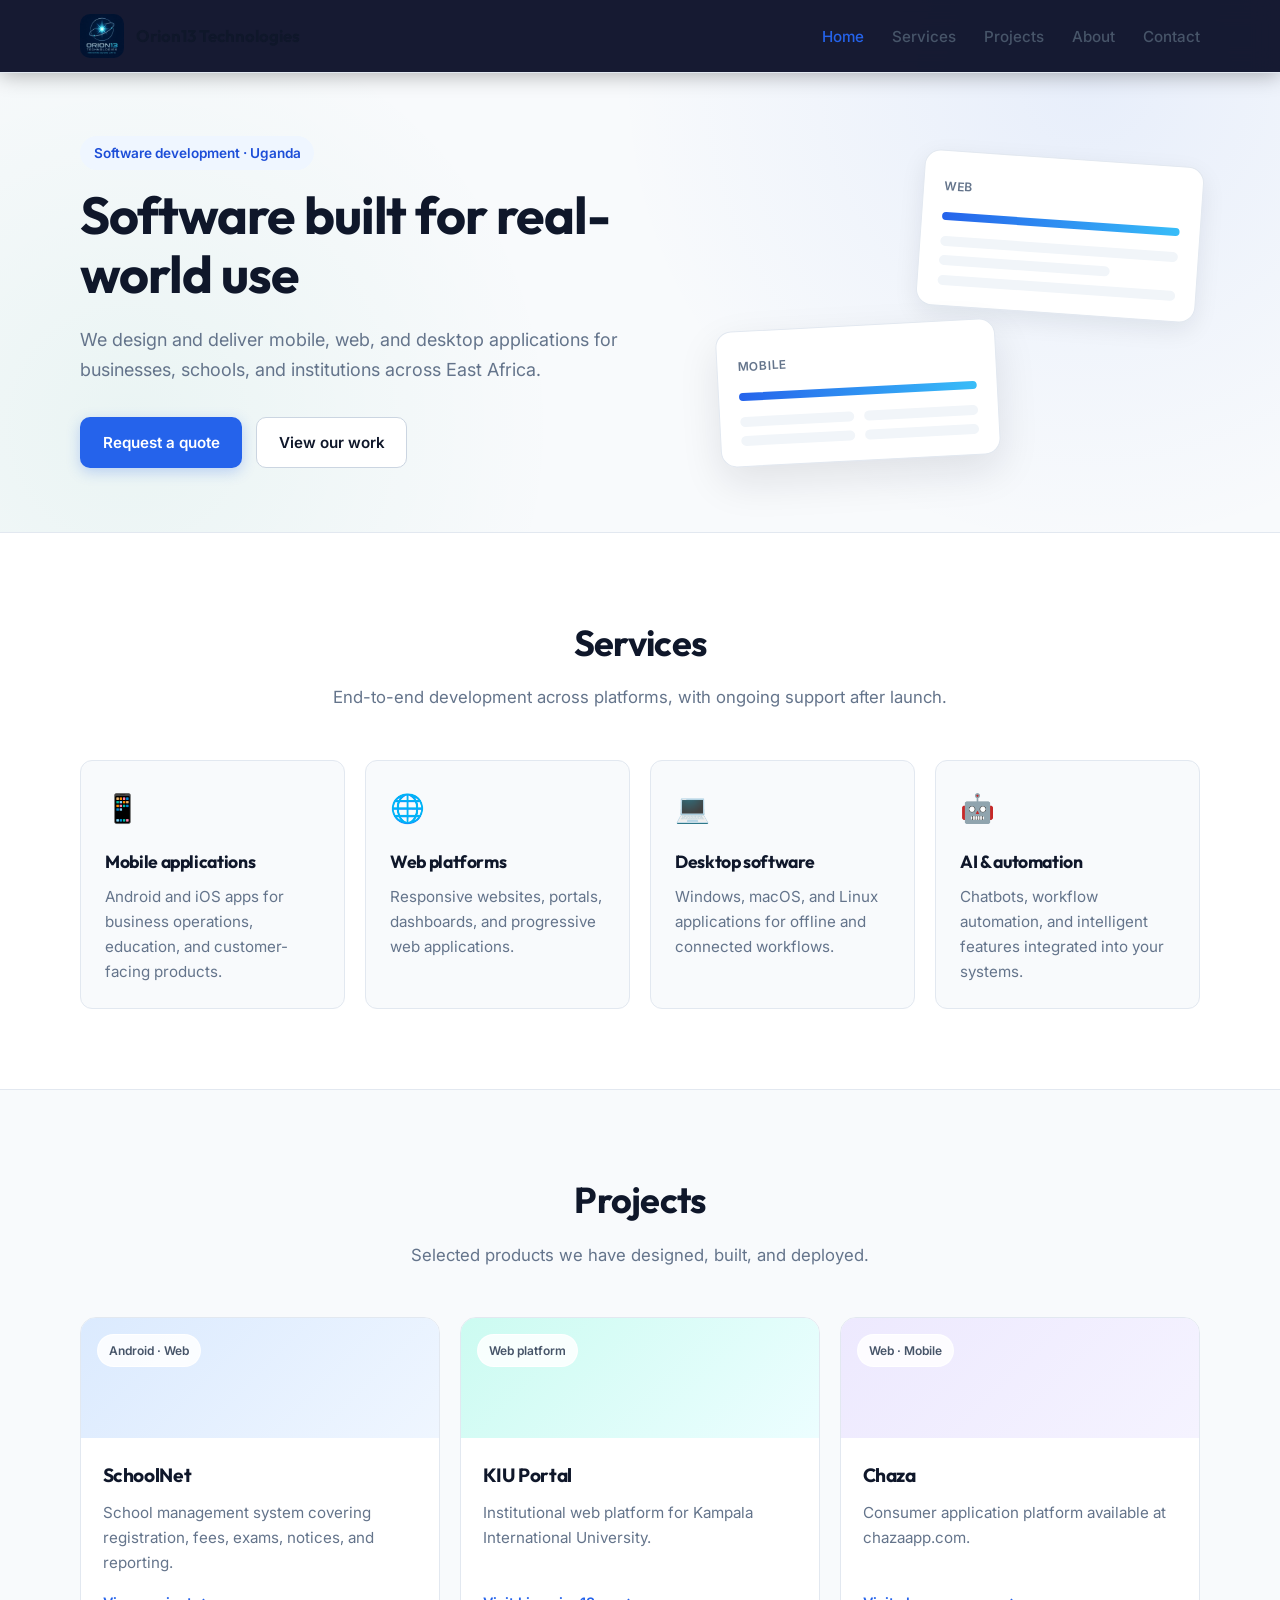
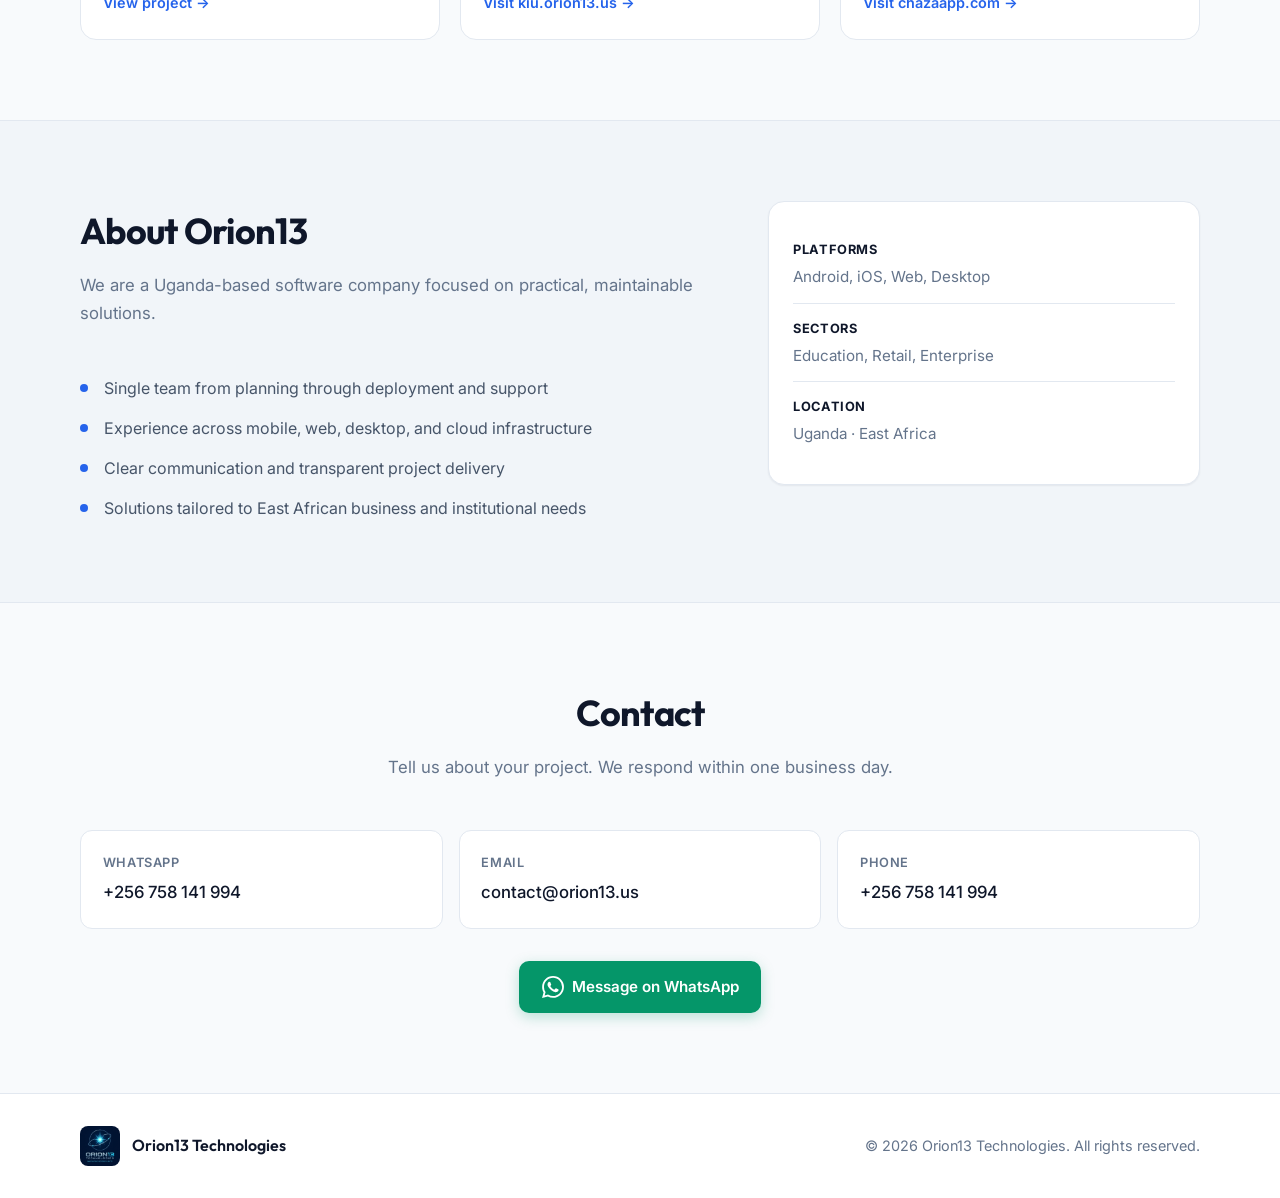
<file: index.html>
<!DOCTYPE html>
<html lang="en">

<head>
    <meta charset="UTF-8">
    <meta name="viewport" content="width=device-width, initial-scale=1.0, viewport-fit=cover">
    <meta name="description"
        content="Orion13 Technologies — Software development in Uganda. Mobile, web, desktop applications and AI solutions for businesses and institutions.">
    <meta name="keywords"
        content="software development Uganda, mobile apps, web development, Orion13, Kampala, East Africa">
    <meta name="author" content="Orion13 Technologies">
    <meta name="robots" content="index, follow">
    <link rel="canonical" href="https://orion13.us/">
    <link rel="sitemap" type="application/xml" href="https://orion13.us/sitemap.xml">
    <meta property="og:type" content="website">
    <meta property="og:title" content="Orion13 Technologies | Software Development">
    <meta property="og:description"
        content="Mobile, web, desktop, and AI software built in Uganda. From concept to deployment.">
    <meta property="og:url" content="https://orion13.us/">
    <meta property="og:locale" content="en_UG">
    <meta property="og:site_name" content="Orion13 Technologies">
    <meta property="og:image" content="https://orion13.us/Images/logo_2.jpeg">
    <meta name="twitter:card" content="summary_large_image">
    <meta name="twitter:image" content="https://orion13.us/Images/logo_2.jpeg">
    <meta name="twitter:title" content="Orion13 Technologies | Software Development">
    <meta name="twitter:description"
        content="Mobile, web, desktop, and AI software built in Uganda. From concept to deployment.">
    <meta name="theme-color" content="#f8fafc">
    <title>Orion13 Technologies | Software Development</title>
    <link rel="icon" href="Images/logo_2.jpeg" type="image/jpeg">
    <link rel="apple-touch-icon" href="Images/logo_2.jpeg">
    <link rel="preload" href="styles.css" as="style">
    <link rel="stylesheet" href="styles.css">
    <link rel="preconnect" href="https://fonts.googleapis.com">
    <link rel="preconnect" href="https://fonts.gstatic.com" crossorigin>
    <link
        href="https://fonts.googleapis.com/css2?family=Inter:wght@400;500;600&family=Outfit:wght@500;600;700&display=swap"
        rel="stylesheet">
</head>

<body>
    <a href="#main" class="skip-link">Skip to content</a>

    <nav class="navbar" role="navigation" aria-label="Main navigation">
        <div class="container navbar-inner">
            <a href="#home" class="logo" aria-label="Orion13 Technologies - Home">
                <img src="Images/logo_2.jpeg" alt="" width="44" height="44" fetchpriority="high">
                <span class="logo-name">Orion13 Technologies</span>
            </a>
            <ul class="nav-menu">
                <li><a href="#home">Home</a></li>
                <li><a href="#services">Services</a></li>
                <li><a href="#projects">Projects</a></li>
                <li><a href="#about">About</a></li>
                <li><a href="#contact">Contact</a></li>
            </ul>
            <button type="button" class="hamburger" aria-label="Toggle menu" aria-expanded="false">
                <span></span>
                <span></span>
                <span></span>
            </button>
        </div>
    </nav>

    <main id="main">
        <section id="home" class="hero" aria-labelledby="hero-heading">
            <div class="container hero-grid">
                <div class="hero-content">
                    <p class="eyebrow">Software development · Uganda</p>
                    <h1 id="hero-heading">Software built for real-world use</h1>
                    <p class="hero-lead">We design and deliver mobile, web, and desktop applications for businesses,
                        schools, and institutions across East Africa.</p>
                    <div class="hero-actions">
                        <a href="https://wa.me/256758141994?text=Hello%2C%20I%20would%20like%20to%20discuss%20a%20project"
                            target="_blank" rel="noopener noreferrer" class="btn btn-primary">Request a quote</a>
                        <a href="#projects" class="btn btn-secondary">View our work</a>
                    </div>
                </div>
                <div class="hero-visual" aria-hidden="true">
                    <div class="hero-card hero-card--back">
                        <span class="hero-card-label">Web</span>
                        <div class="hero-card-bar"></div>
                        <div class="hero-card-lines">
                            <span></span><span></span><span></span>
                        </div>
                    </div>
                    <div class="hero-card hero-card--front">
                        <span class="hero-card-label">Mobile</span>
                        <div class="hero-card-bar"></div>
                        <div class="hero-card-grid">
                            <span></span><span></span><span></span><span></span>
                        </div>
                    </div>
                </div>
            </div>
        </section>

        <section id="services" class="section services">
            <div class="container">
                <header class="section-header">
                    <h2>Services</h2>
                    <p>End-to-end development across platforms, with ongoing support after launch.</p>
                </header>
                <div class="services-grid">
                    <article class="service-card">
                        <div class="service-icon" aria-hidden="true">📱</div>
                        <h3>Mobile applications</h3>
                        <p>Android and iOS apps for business operations, education, and customer-facing products.</p>
                    </article>
                    <article class="service-card">
                        <div class="service-icon" aria-hidden="true">🌐</div>
                        <h3>Web platforms</h3>
                        <p>Responsive websites, portals, dashboards, and progressive web applications.</p>
                    </article>
                    <article class="service-card">
                        <div class="service-icon" aria-hidden="true">💻</div>
                        <h3>Desktop software</h3>
                        <p>Windows, macOS, and Linux applications for offline and connected workflows.</p>
                    </article>
                    <article class="service-card">
                        <div class="service-icon" aria-hidden="true">🤖</div>
                        <h3>AI &amp; automation</h3>
                        <p>Chatbots, workflow automation, and intelligent features integrated into your systems.</p>
                    </article>
                </div>
            </div>
        </section>

        <section id="projects" class="section projects">
            <div class="container">
                <header class="section-header">
                    <h2>Projects</h2>
                    <p>Selected products we have designed, built, and deployed.</p>
                </header>
                <div class="projects-grid">
                    <a href="Learning_Hub/" class="project-card">
                        <div class="project-top project-top--blue">
                            <span class="project-tag">Android · Web</span>
                        </div>
                        <div class="project-body">
                            <h3>SchoolNet</h3>
                            <p>School management system covering registration, fees, exams, notices, and reporting.</p>
                            <span class="project-link">View project →</span>
                        </div>
                    </a>
                    <a href="https://kiu.orion13.us" target="_blank" rel="noopener noreferrer" class="project-card">
                        <div class="project-top project-top--teal">
                            <span class="project-tag">Web platform</span>
                        </div>
                        <div class="project-body">
                            <h3>KIU Portal</h3>
                            <p>Institutional web platform for Kampala International University.</p>
                            <span class="project-link">Visit kiu.orion13.us →</span>
                        </div>
                    </a>
                    <a href="https://chazaapp.com" target="_blank" rel="noopener noreferrer" class="project-card">
                        <div class="project-top project-top--violet">
                            <span class="project-tag">Web · Mobile</span>
                        </div>
                        <div class="project-body">
                            <h3>Chaza</h3>
                            <p>Consumer application platform available at chazaapp.com.</p>
                            <span class="project-link">Visit chazaapp.com →</span>
                        </div>
                    </a>
                </div>
            </div>
        </section>

        <section id="about" class="section about">
            <div class="container about-grid">
                <div>
                    <header class="section-header section-header--left">
                        <h2>About Orion13</h2>
                        <p>We are a Uganda-based software company focused on practical, maintainable solutions.</p>
                    </header>
                    <ul class="about-list">
                        <li>Single team from planning through deployment and support</li>
                        <li>Experience across mobile, web, desktop, and cloud infrastructure</li>
                        <li>Clear communication and transparent project delivery</li>
                        <li>Solutions tailored to East African business and institutional needs</li>
                    </ul>
                </div>
                <div class="about-panel">
                    <p class="about-stat"><strong>Platforms</strong> Android, iOS, Web, Desktop</p>
                    <p class="about-stat"><strong>Sectors</strong> Education, Retail, Enterprise</p>
                    <p class="about-stat"><strong>Location</strong> Uganda · East Africa</p>
                </div>
            </div>
        </section>

        <section id="contact" class="section contact">
            <div class="container">
                <header class="section-header">
                    <h2>Contact</h2>
                    <p>Tell us about your project. We respond within one business day.</p>
                </header>
                <div class="contact-grid">
                    <div class="contact-card">
                        <span class="contact-label">WhatsApp</span>
                        <a href="https://wa.me/256758141994" target="_blank" rel="noopener noreferrer">+256 758 141
                            994</a>
                    </div>
                    <div class="contact-card">
                        <span class="contact-label">Email</span>
                        <a href="mailto:contact@orion13.us">contact@orion13.us</a>
                    </div>
                    <div class="contact-card">
                        <span class="contact-label">Phone</span>
                        <a href="tel:+256758141994">+256 758 141 994</a>
                    </div>
                </div>
                <div class="contact-cta">
                    <a href="https://wa.me/256758141994?text=Hello%2C%20I%20would%20like%20to%20discuss%20a%20project"
                        target="_blank" rel="noopener noreferrer" class="btn btn-whatsapp">
                        <svg class="whatsapp-icon" width="22" height="22" viewBox="0 0 24 24" fill="currentColor"
                            aria-hidden="true">
                            <path
                                d="M17.472 14.382c-.297-.149-1.758-.867-2.03-.967-.273-.099-.471-.148-.67.15-.197.297-.767.966-.94 1.164-.173.199-.347.223-.644.075-.297-.15-1.255-.463-2.39-1.475-.883-.788-1.48-1.761-1.653-2.059-.173-.297-.018-.458.13-.606.134-.133.298-.347.446-.52.149-.174.198-.298.298-.497.099-.198.05-.371-.025-.52-.075-.149-.669-1.612-.916-2.207-.242-.579-.487-.5-.669-.51-.173-.008-.371-.01-.57-.01-.198 0-.52.074-.792.372-.272.297-1.04 1.016-1.04 2.479 0 1.462 1.065 2.875 1.213 3.074.149.198 2.096 3.2 5.077 4.487.709.306 1.262.489 1.694.625.712.227 1.36.195 1.871.118.571-.085 1.758-.719 2.006-1.413.248-.694.248-1.289.173-1.413-.074-.124-.272-.198-.57-.347m-5.421 7.403h-.004a9.87 9.87 0 01-5.031-1.378l-.361-.214-3.741.982.998-3.648-.235-.374a9.86 9.86 0 01-1.51-5.26c.001-5.45 4.436-9.884 9.888-9.884 2.64 0 5.122 1.03 6.988 2.898a9.825 9.825 0 012.893 6.994c-.003 5.45-4.437 9.884-9.885 9.884m8.413-18.297A11.815 11.815 0 0012.05 0C5.495 0 .16 5.335.157 11.892c0 2.096.547 4.142 1.588 5.945L.057 24l6.305-1.654a11.882 11.882 0 005.683 1.448h.005c6.554 0 11.89-5.335 11.893-11.893a11.821 11.821 0 00-3.48-8.413Z" />
                        </svg>
                        Message on WhatsApp
                    </a>
                </div>
            </div>
        </section>
    </main>

    <footer class="footer" role="contentinfo">
        <div class="container footer-inner">
            <div class="footer-brand">
                <img src="Images/logo_2.jpeg" alt="" width="40" height="40">
                <span>Orion13 Technologies</span>
            </div>
            <p class="footer-copy">&copy; 2026 Orion13 Technologies. All rights reserved.</p>
        </div>
    </footer>

    <div class="scroll-progress" aria-hidden="true"></div>

    <button type="button" class="back-to-top" aria-label="Back to top">
        <svg width="22" height="22" viewBox="0 0 24 24" fill="none" stroke="currentColor" stroke-width="2"
            aria-hidden="true">
            <path d="M18 15l-6-6-6 6" />
        </svg>
    </button>

    <script type="application/ld+json">
    {
        "@context": "https://schema.org",
        "@type": "Organization",
        "name": "Orion13 Technologies",
        "url": "https://orion13.us",
        "description": "Software development company in Uganda. Mobile, web, desktop, and AI solutions.",
        "email": "contact@orion13.us",
        "telephone": "+256758141994",
        "address": { "@type": "PostalAddress", "addressCountry": "UG" },
        "sameAs": ["https://kiu.orion13.us", "https://chazaapp.com"]
    }
    </script>
    <script src="script.js" defer></script>
</body>

</html>
</file>
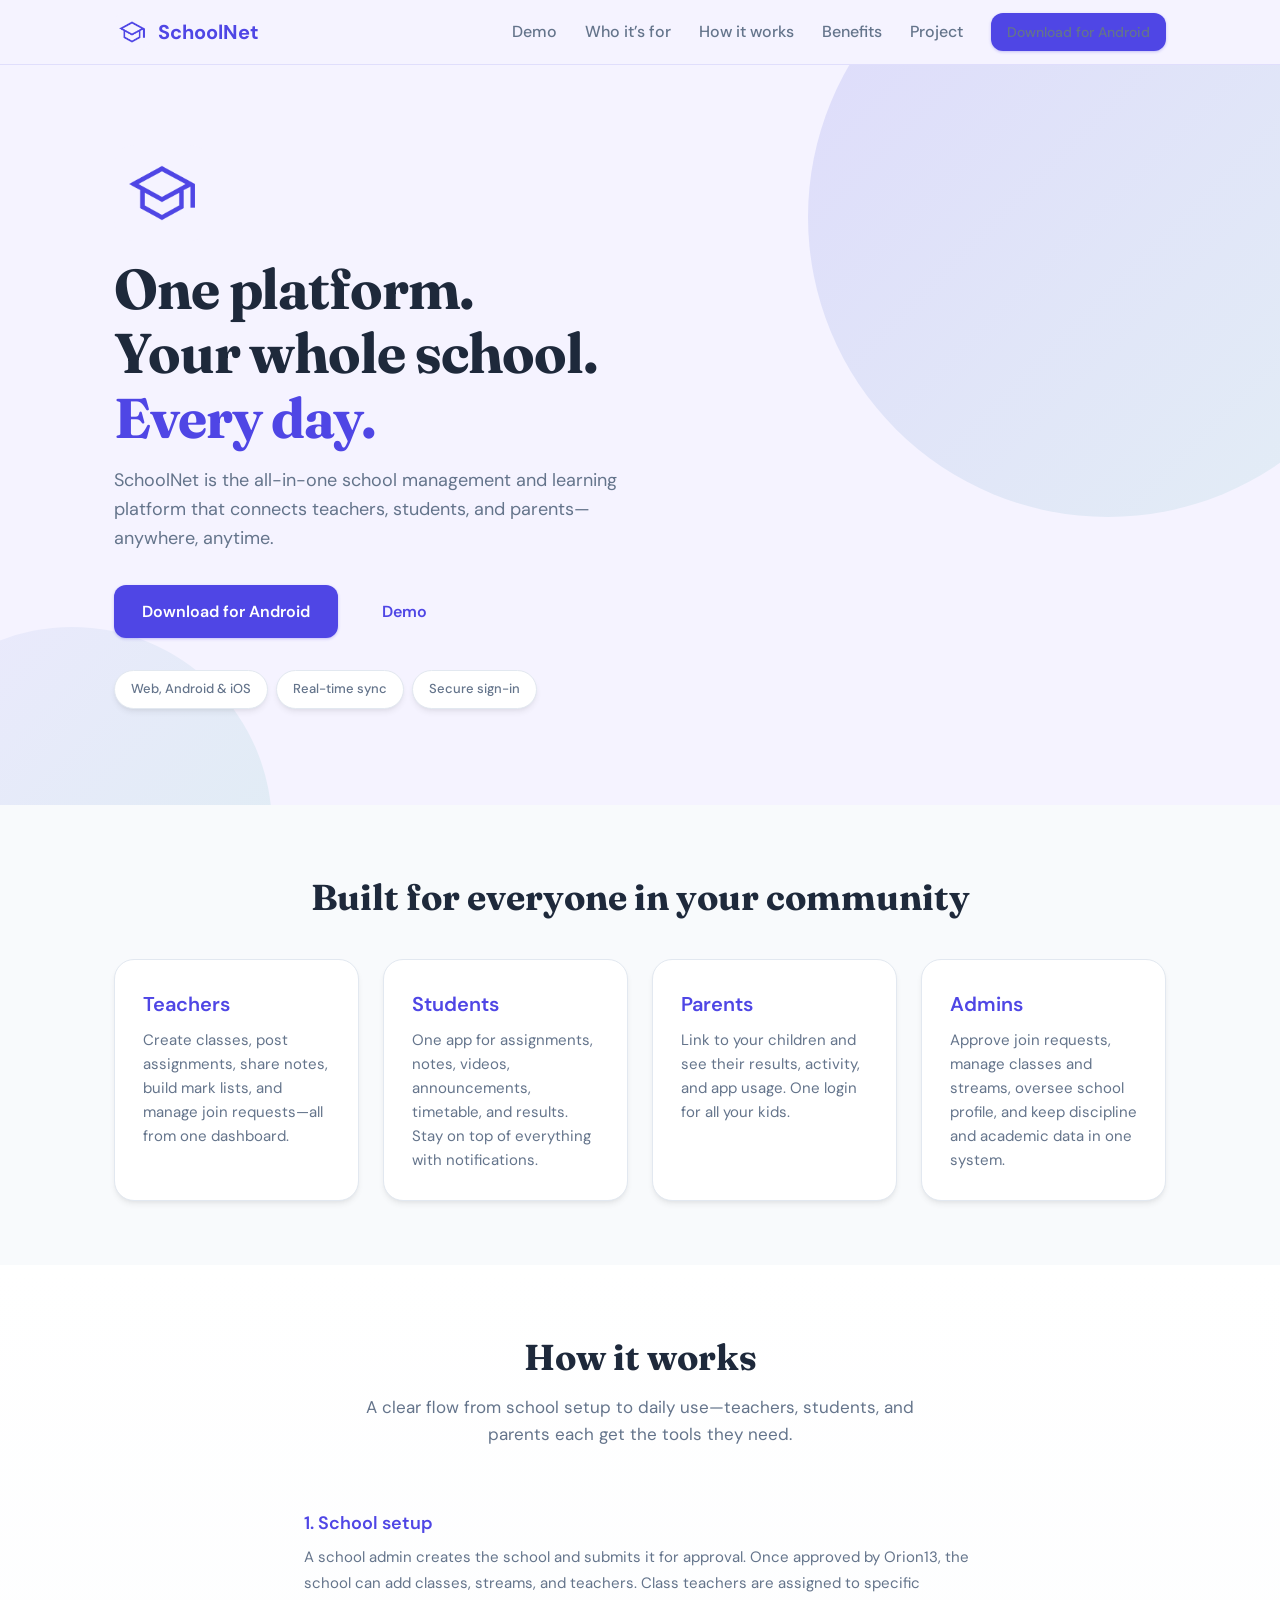
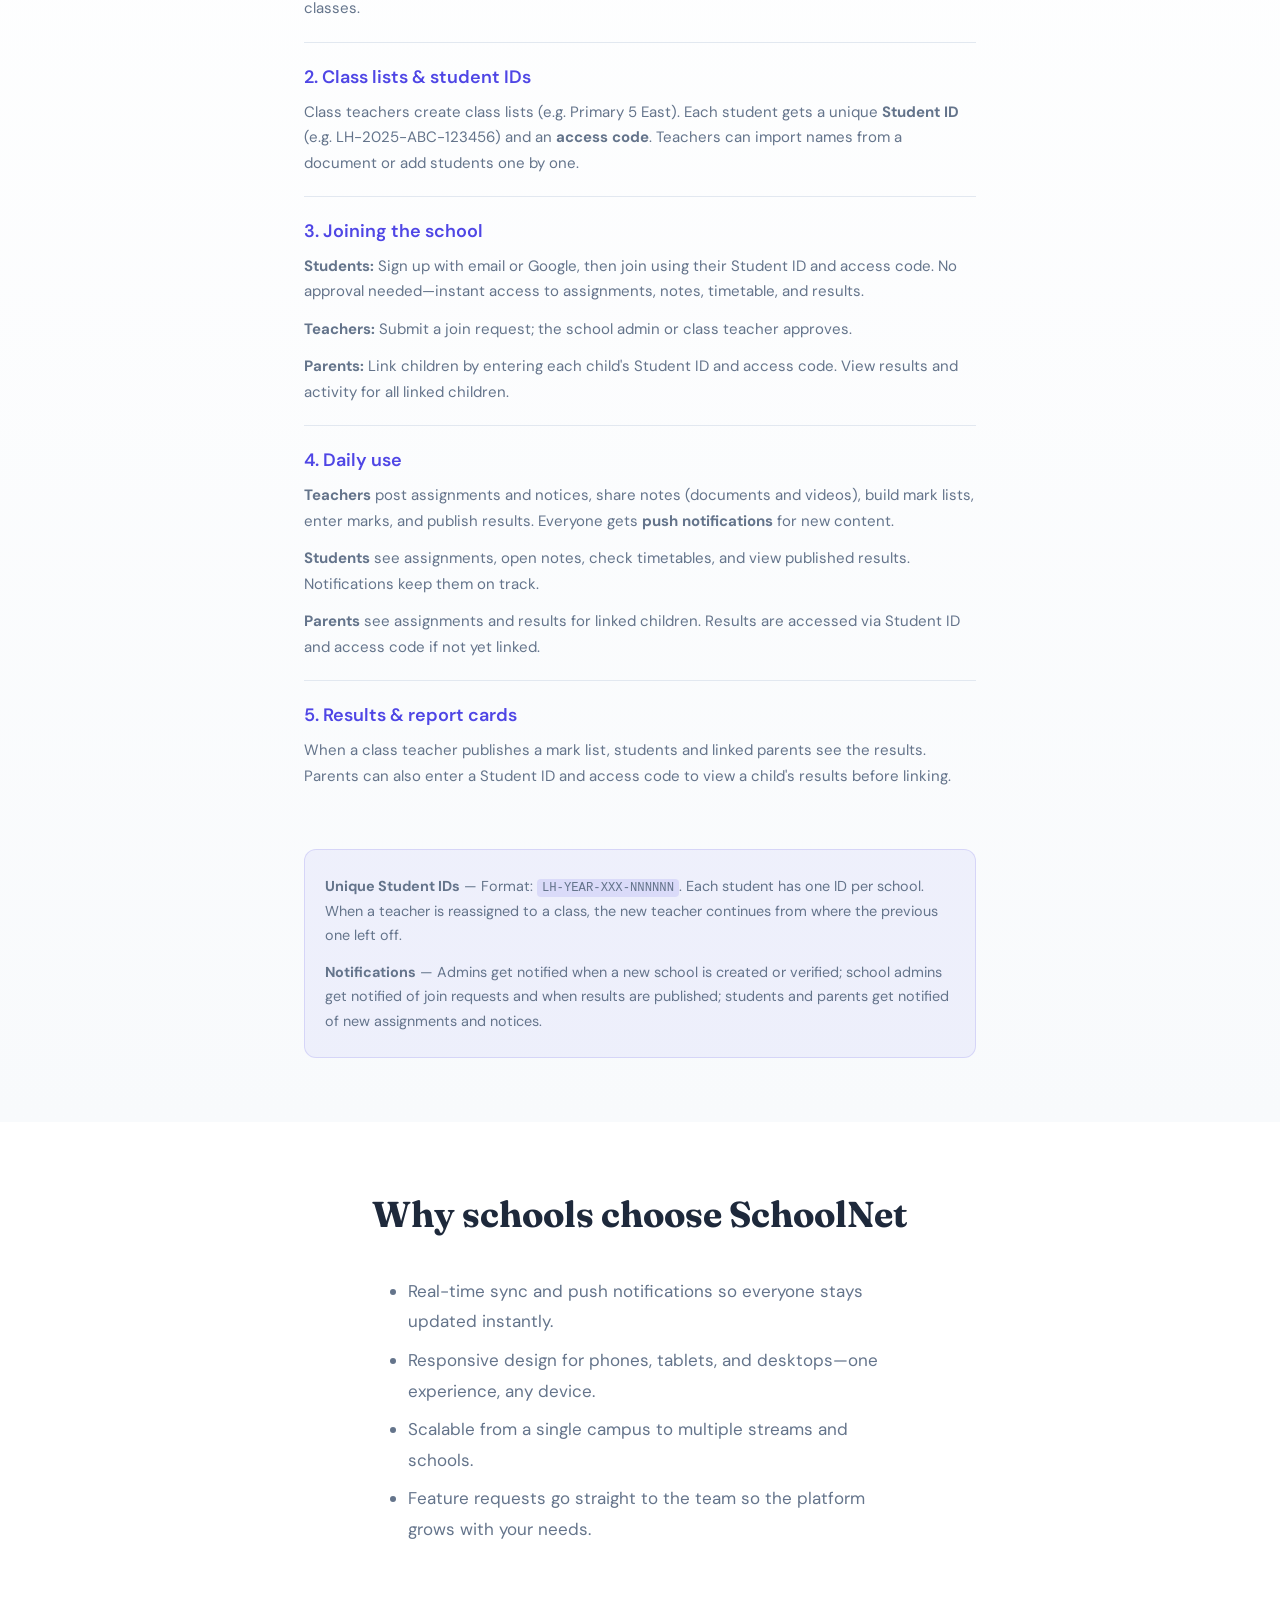
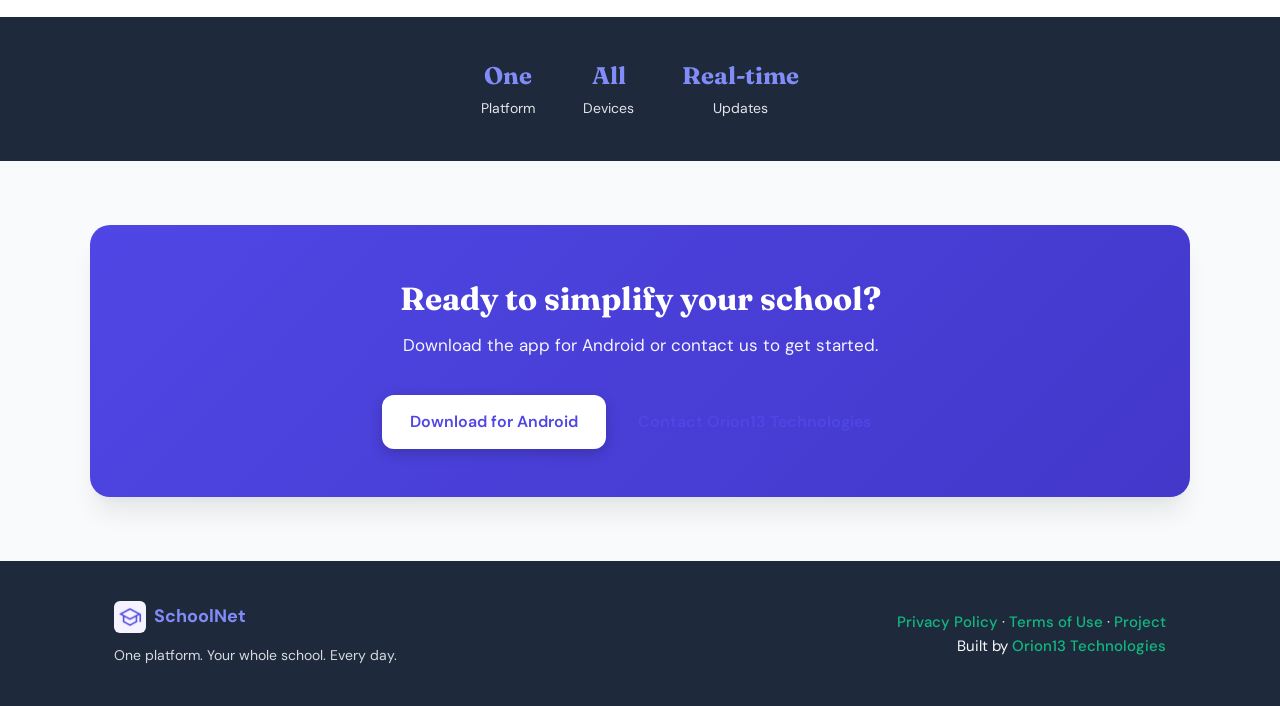
<file: Learning_Hub/index.html>
<!DOCTYPE html>
<html lang="en">
<head>
  <meta charset="UTF-8">
  <meta name="viewport" content="width=device-width, initial-scale=1.0">
  <link rel="canonical" href="https://orion13.us/Learning_Hub/">
  <meta name="description" content="SchoolNet — The all-in-one school management and learning platform. Connect teachers, students, and parents. Built by Orion13 Technologies.">
  <title>SchoolNet — School Management & Learning Platform</title>
  <link rel="preconnect" href="https://fonts.googleapis.com">
  <link rel="preconnect" href="https://fonts.gstatic.com" crossorigin>
  <link href="https://fonts.googleapis.com/css2?family=DM+Sans:ital,opsz,wght@0,9..40,400;0,9..40,500;0,9..40,600;0,9..40,700;1,9..40,400&family=Fraunces:opsz,wght@9..144,600;9..144,700&display=swap" rel="stylesheet">
  <link rel="icon" type="image/svg+xml" href="favicon.svg">
  <link rel="stylesheet" href="styles1.css">
</head>
<body>
  <a href="#main" class="skip-link">Skip to main content</a>
  <header class="site-header">
    <div class="container header-inner">
      <a href="#" class="logo">
        <img src="images/logo.jpg" alt="" class="logo-img" width="36" height="36">
        <span class="logo-text">SchoolNet</span>
      </a>
      <nav class="nav" aria-label="Main">
        <button type="button" class="demo-trigger link-style">Demo</button>
        <a href="#who">Who it’s for</a>
        <a href="#how-it-works">How it works</a>
        <a href="#benefits">Benefits</a>
        <a href="project.html">Project</a>
        <a href="downloads/schoolnet.apk" download class="btn btn-primary btn-sm">Download for Android</a>
      </nav>
      <button type="button" class="nav-toggle" aria-label="Open menu" aria-expanded="false">
        <span></span><span></span><span></span>
      </button>
    </div>
  </header>

  <main id="main">
    <section class="hero">
      <div class="container hero-inner">
        <div class="hero-brand-logo" aria-hidden="true">
          <img src="images/logo.jpg" alt="" class="hero-logo-img" width="96" height="96">
        </div>
        <h1 class="hero-title">One platform.<br>Your whole school.<br><em>Every day.</em></h1>
        <p class="hero-subtitle">SchoolNet is the all-in-one school management and learning platform that connects teachers, students, and parents—anywhere, anytime.</p>
        <div class="hero-actions">
          <a href="downloads/schoolnet.apk" download class="btn btn-primary btn-lg">Download for Android</a>
          <button type="button" class="demo-trigger btn btn-ghost btn-lg">Demo</button>
        </div>
        <div class="hero-badges">
          <span class="hero-badge">Web, Android &amp; iOS</span>
          <span class="hero-badge">Real-time sync</span>
          <span class="hero-badge">Secure sign-in</span>
        </div>
      </div>
      <div class="hero-shape hero-shape-1" aria-hidden="true"></div>
      <div class="hero-shape hero-shape-2" aria-hidden="true"></div>
    </section>

    <section id="demo" class="section section-demo section-demo--hidden" aria-hidden="true">
      <div class="container" id="demo-content">
        <div class="role-demo" id="demo-role-panels">
          <div class="role-tabs role-tabs--hidden" role="tablist" aria-label="Select role">
            <button type="button" class="role-tab active" role="tab" aria-selected="true" aria-controls="demo-student" id="tab-student">Student</button>
            <button type="button" class="role-tab" role="tab" aria-selected="false" aria-controls="demo-teacher" id="tab-teacher">Teacher</button>
            <button type="button" class="role-tab" role="tab" aria-selected="false" aria-controls="demo-parent" id="tab-parent">Parent</button>
            <button type="button" class="role-tab" role="tab" aria-selected="false" aria-controls="demo-admin" id="tab-admin">Admin</button>
          </div>
          <div id="demo-student" class="role-panel active" role="tabpanel" aria-labelledby="tab-student">
            <p class="role-desc">Tap the navigation to switch screens — just like using the app.</p>
            <div class="phone-demo">
              <div class="phone-frame">
                <div class="phone-notch"></div>
                <div class="phone-status-bar">
                  <span class="phone-time">9:41</span>
                  <span class="phone-status-icons">
                    <span class="phone-signal">▮▮▮▮</span>
                    <span class="phone-wifi">⌕</span>
                    <span class="phone-battery">▭</span>
                  </span>
                </div>
                <div class="phone-viewport">
                  <div class="mockup-view active" data-view="assignments">
                    <div class="mockup-header mockup-header--left">Announcements</div>
                    <div class="mockup-body mockup-body--scroll">
                      <div class="mockup-assignment-card">
                        <div class="mockup-assignment-badge">ASSIGNMENT</div>
                        <div class="mockup-assignment-title">Algebra Homework</div>
                        <div class="mockup-assignment-meta">Primary 5 • Math</div>
                        <div class="mockup-assignment-due">Due: Feb 20, 2025</div>
                        <div class="mockup-assignment-footer"><span class="mockup-avatar mockup-avatar--sm">T</span>Tr. James</div>
                      </div>
                      <div class="mockup-notice-card">
                        <div class="mockup-notice-badge">NOTICE</div>
                        <div class="mockup-notice-title">Welcome back</div>
                        <div class="mockup-notice-meta">School meeting Feb 20</div>
                        <div class="mockup-assignment-footer"><span class="mockup-avatar mockup-avatar--sm">M</span>Admin</div>
                      </div>
                    </div>
                  </div>
                  <div class="mockup-view" data-view="notes">
                    <div class="mockup-header mockup-header--left">Class Notes</div>
                    <div class="slider-mockup-tabs"><span class="active">Documents</span><span>Videos</span></div>
                    <div class="mockup-body mockup-body--scroll">
                      <div class="mockup-note-card">
                        <div class="mockup-note-icon">📄</div>
                        <div class="mockup-note-content">
                          <div class="mockup-note-title">Chapter 1 — Algebra</div>
                          <div class="mockup-note-meta">Math • Tr. James</div>
                          <span class="mockup-note-type">PDF</span>
                        </div>
                      </div>
                      <div class="mockup-note-card">
                        <div class="mockup-note-icon mockup-note-icon--video">▶</div>
                        <div class="mockup-note-content">
                          <div class="mockup-note-title">Introduction to Algebra</div>
                          <div class="mockup-note-meta">Math • Tr. James</div>
                          <span class="mockup-note-type">Video</span>
                        </div>
                      </div>
                    </div>
                  </div>
                  <div class="mockup-view" data-view="timetable">
                    <div class="mockup-header mockup-header--left">My Timetable</div>
                    <div class="mockup-day-tabs"><span>Mon</span><span>Tue</span><span class="active">Wed</span><span>Thu</span><span>Fri</span></div>
                    <div class="mockup-body mockup-body--scroll mockup-body--timetable">
                      <div class="mockup-tt-slot"><span class="mockup-tt-time">8:00 AM</span><span class="mockup-tt-subject">Math</span><span class="mockup-tt-room">Rm 3</span></div>
                      <div class="mockup-tt-slot mockup-tt-slot--active"><span class="mockup-tt-time">9:30 AM</span><span class="mockup-tt-subject">English</span><span class="mockup-tt-room">Rm 1</span></div>
                      <div class="mockup-tt-slot"><span class="mockup-tt-time">11:00 AM</span><span class="mockup-tt-subject">Science</span><span class="mockup-tt-room">Lab</span></div>
                    </div>
                  </div>
                  <div class="mockup-view" data-view="profile">
                    <div class="mockup-dashboard-header">
                      <div class="mockup-dashboard-greeting">Hi, Michael 👋</div>
                      <div class="mockup-dashboard-class">Primary 5</div>
                    </div>
                    <div class="mockup-body mockup-body--scroll">
                      <div class="mockup-stat-row">
                        <div class="mockup-stat"><span class="mockup-stat-val">12m</span><span class="mockup-stat-lbl">Study</span></div>
                        <div class="mockup-stat"><span class="mockup-stat-val">3</span><span class="mockup-stat-lbl">Done</span></div>
                        <div class="mockup-stat"><span class="mockup-stat-val">2</span><span class="mockup-stat-lbl">Undone</span></div>
                      </div>
                      <div class="mockup-quick-grid">
                        <div class="mockup-quick-item"><span class="mockup-quick-icon mockup-quick-icon--orange">📅</span>Timetable</div>
                        <div class="mockup-quick-item"><span class="mockup-quick-icon mockup-quick-icon--blue">📖</span>Notes</div>
                        <div class="mockup-quick-item"><span class="mockup-quick-icon mockup-quick-icon--pink">📢</span>Notices</div>
                        <div class="mockup-quick-item"><span class="mockup-quick-icon mockup-quick-icon--purple">🏆</span>Results</div>
                      </div>
                    </div>
                  </div>
                </div>
                <nav class="phone-nav" aria-label="App navigation">
                  <button type="button" class="phone-nav-item active" data-view="assignments" aria-label="Assignments">
                    <span class="phone-nav-icon">✎</span>
                    <span class="phone-nav-label">Assignments</span>
                  </button>
                  <button type="button" class="phone-nav-item" data-view="notes" aria-label="Notes">
                    <span class="phone-nav-icon">☰</span>
                    <span class="phone-nav-label">Notes</span>
                  </button>
                  <button type="button" class="phone-nav-item" data-view="timetable" aria-label="Timetable">
                    <span class="phone-nav-icon">▦</span>
                    <span class="phone-nav-label">Timetable</span>
                  </button>
                  <button type="button" class="phone-nav-item" data-view="profile" aria-label="Profile">
                    <span class="phone-nav-icon">●</span>
                    <span class="phone-nav-label">Profile</span>
                  </button>
                </nav>
              </div>
            </div>
          </div>
          <div id="demo-teacher" class="role-panel" role="tabpanel" aria-labelledby="tab-teacher" hidden>
            <p class="role-desc">Tap the navigation to switch screens — just like using the app.</p>
            <div class="phone-demo">
              <div class="phone-frame">
                <div class="phone-notch"></div>
                <div class="phone-status-bar">
                  <span class="phone-time">9:41</span>
                  <span class="phone-status-icons">
                    <span class="phone-signal">▮▮▮▮</span>
                    <span class="phone-wifi">⌕</span>
                    <span class="phone-battery">▭</span>
                  </span>
                </div>
                <div class="phone-viewport">
                  <div class="mockup-view active" data-view="assignments">
                    <div class="mockup-header mockup-header--left">Post Assignment</div>
                    <div class="mockup-body app-mockup--assignment">
                      <div class="mockup-row mockup-row--wide">New Assignment</div>
                      <div class="mockup-field mockup-field--half">Class</div>
                      <div class="mockup-field mockup-field--half">Subject</div>
                      <div class="mockup-field">Title</div>
                      <div class="mockup-attach">Attach file</div>
                      <div class="mockup-btn">Post</div>
                    </div>
                  </div>
                  <div class="mockup-view" data-view="notes">
                    <div class="mockup-header mockup-header--left">Create Notice</div>
                    <div class="mockup-body">
                      <div class="mockup-badge">New Notice</div>
                      <div class="mockup-field mockup-field--sm">Title</div>
                      <div class="mockup-row mockup-row--pills"><span class="mockup-pill mockup-pill--active">7 Days</span><span class="mockup-pill">Hours</span><span class="mockup-pill">Weeks</span></div>
                      <div class="mockup-btn">Post notice</div>
                    </div>
                  </div>
                  <div class="mockup-view" data-view="timetable">
                    <div class="mockup-header mockup-header--left">Class Activity</div>
                    <div class="mockup-body mockup-body--scroll">
                      <div class="mockup-student-row"><span class="mockup-avatar mockup-avatar--sm">M</span><span>Michael</span><span class="mockup-student-done">✓</span></div>
                      <div class="mockup-student-row"><span class="mockup-avatar mockup-avatar--sm">T</span><span>Timo</span><span class="mockup-student-done">✓</span></div>
                      <div class="mockup-student-row"><span class="mockup-avatar mockup-avatar--sm">S</span><span>Sarah</span><span class="mockup-student-pending">—</span></div>
                    </div>
                  </div>
                  <div class="mockup-view" data-view="profile">
                    <div class="mockup-header mockup-header--left">Mark List</div>
                    <div class="mockup-body mockup-body--scroll">
                      <div class="mockup-class-card"><div class="mockup-class-title">Primary 5 — Math</div><div class="mockup-class-meta">24 students</div></div>
                      <div class="mockup-info-row">Manage classes</div>
                      <div class="mockup-info-row">Join requests</div>
                    </div>
                  </div>
                </div>
                <nav class="phone-nav" aria-label="App navigation">
                  <button type="button" class="phone-nav-item active" data-view="assignments" aria-label="Assignments">
                    <span class="phone-nav-icon">✎</span>
                    <span class="phone-nav-label">Assignments</span>
                  </button>
                  <button type="button" class="phone-nav-item" data-view="notes" aria-label="Notes">
                    <span class="phone-nav-icon">☰</span>
                    <span class="phone-nav-label">Notes</span>
                  </button>
                  <button type="button" class="phone-nav-item" data-view="timetable" aria-label="Timetable">
                    <span class="phone-nav-icon">▦</span>
                    <span class="phone-nav-label">Activity</span>
                  </button>
                  <button type="button" class="phone-nav-item" data-view="profile" aria-label="Profile">
                    <span class="phone-nav-icon">●</span>
                    <span class="phone-nav-label">Profile</span>
                  </button>
                </nav>
              </div>
            </div>
          </div>
          <div id="demo-parent" class="role-panel" role="tabpanel" aria-labelledby="tab-parent" hidden>
            <p class="role-desc">Tap the navigation to switch screens — just like using the app.</p>
            <div class="phone-demo">
              <div class="phone-frame">
                <div class="phone-notch"></div>
                <div class="phone-status-bar">
                  <span class="phone-time">9:41</span>
                  <span class="phone-status-icons">
                    <span class="phone-signal">▮▮▮▮</span>
                    <span class="phone-wifi">⌕</span>
                    <span class="phone-battery">▭</span>
                  </span>
                </div>
                <div class="phone-viewport">
                  <div class="mockup-view active" data-view="assignments">
                    <div class="mockup-header mockup-header--left">Assignments</div>
                    <div class="mockup-body mockup-body--scroll">
                      <div class="mockup-assignment-card">
                        <div class="mockup-assignment-badge">ASSIGNMENT</div>
                        <div class="mockup-assignment-title">Michael — Math due Feb 20</div>
                        <div class="mockup-assignment-meta">Primary 5</div>
                        <div class="mockup-assignment-footer"><span class="mockup-avatar mockup-avatar--sm">M</span>Michael</div>
                      </div>
                      <div class="mockup-assignment-card">
                        <div class="mockup-assignment-badge">ASSIGNMENT</div>
                        <div class="mockup-assignment-title">Sarah — English due Feb 22</div>
                        <div class="mockup-assignment-meta">Primary 3</div>
                        <div class="mockup-assignment-footer"><span class="mockup-avatar mockup-avatar--sm">S</span>Sarah</div>
                      </div>
                    </div>
                  </div>
                  <div class="mockup-view" data-view="notes">
                    <div class="mockup-header mockup-header--left">Class Notes</div>
                    <div class="slider-mockup-tabs"><span class="active">Documents</span><span>Videos</span></div>
                    <div class="mockup-body mockup-body--scroll">
                      <div class="mockup-note-card"><div class="mockup-note-icon">📄</div><div class="mockup-note-content"><div class="mockup-note-title">Michael — Chapter 1</div><div class="mockup-note-meta">Math</div><span class="mockup-note-type">PDF</span></div></div>
                      <div class="mockup-note-card"><div class="mockup-note-icon mockup-note-icon--video">▶</div><div class="mockup-note-content"><div class="mockup-note-title">Sarah — Intro to Science</div><div class="mockup-note-meta">Science</div><span class="mockup-note-type">Video</span></div></div>
                    </div>
                  </div>
                  <div class="mockup-view" data-view="timetable">
                    <div class="mockup-header mockup-header--left">Results</div>
                    <div class="mockup-body mockup-body--scroll">
                      <div class="mockup-results-card"><div class="mockup-results-name">Michael — Term 1</div><div class="mockup-results-grades">Math: A · English: B+</div></div>
                      <div class="mockup-results-card"><div class="mockup-results-name">Sarah — Term 1</div><div class="mockup-results-grades">Math: B · English: A</div></div>
                    </div>
                  </div>
                  <div class="mockup-view" data-view="profile">
                    <div class="mockup-header mockup-header--blue">My Children</div>
                    <div class="mockup-body mockup-body--scroll">
                      <div class="mockup-row-item"><span class="mockup-avatar">M</span><span>Michael — Primary 5</span></div>
                      <div class="mockup-row-item"><span class="mockup-avatar">S</span><span>Sarah — Primary 3</span></div>
                    </div>
                  </div>
                </div>
                <nav class="phone-nav" aria-label="App navigation">
                  <button type="button" class="phone-nav-item active" data-view="assignments" aria-label="Assignments">
                    <span class="phone-nav-icon">✎</span>
                    <span class="phone-nav-label">Assignments</span>
                  </button>
                  <button type="button" class="phone-nav-item" data-view="notes" aria-label="Notes">
                    <span class="phone-nav-icon">☰</span>
                    <span class="phone-nav-label">Notes</span>
                  </button>
                  <button type="button" class="phone-nav-item" data-view="timetable" aria-label="Timetable">
                    <span class="phone-nav-icon">▦</span>
                    <span class="phone-nav-label">Results</span>
                  </button>
                  <button type="button" class="phone-nav-item" data-view="profile" aria-label="Profile">
                    <span class="phone-nav-icon">●</span>
                    <span class="phone-nav-label">Profile</span>
                  </button>
                </nav>
              </div>
            </div>
          </div>
          <div id="demo-admin" class="role-panel" role="tabpanel" aria-labelledby="tab-admin" hidden>
            <p class="role-desc">Tap the navigation to switch screens — just like using the app.</p>
            <div class="phone-demo">
              <div class="phone-frame">
                <div class="phone-notch"></div>
                <div class="phone-status-bar">
                  <span class="phone-time">9:41</span>
                  <span class="phone-status-icons">
                    <span class="phone-signal">▮▮▮▮</span>
                    <span class="phone-wifi">⌕</span>
                    <span class="phone-battery">▭</span>
                  </span>
                </div>
                <div class="phone-viewport">
                  <div class="mockup-view active" data-view="assignments">
                    <div class="mockup-header mockup-header--left">Join Requests</div>
                    <div class="mockup-body mockup-body--scroll">
                      <div class="mockup-join-row"><span class="mockup-avatar mockup-avatar--sm">J</span><span>John Doe — Teacher</span><span class="mockup-btn-approve">Approve</span></div>
                      <div class="mockup-join-row"><span class="mockup-avatar mockup-avatar--sm">A</span><span>Anna — Student</span><span class="mockup-btn-approve">Approve</span></div>
                    </div>
                  </div>
                  <div class="mockup-view" data-view="notes">
                    <div class="mockup-header mockup-header--left">Announcements</div>
                    <div class="mockup-body mockup-body--scroll">
                      <div class="mockup-notice-card"><div class="mockup-notice-badge">NOTICE</div><div class="mockup-notice-title">School meeting</div><div class="mockup-notice-meta">Feb 20 · 2pm</div></div>
                      <div class="mockup-notice-card"><div class="mockup-notice-badge">NOTICE</div><div class="mockup-notice-title">Sports day</div><div class="mockup-notice-meta">Feb 25</div></div>
                    </div>
                  </div>
                  <div class="mockup-view" data-view="timetable">
                    <div class="mockup-header mockup-header--left">Manage Classes</div>
                    <div class="mockup-body mockup-body--scroll">
                      <div class="mockup-class-card"><div class="mockup-class-title">Primary 1 — East</div><div class="mockup-class-meta">24 students</div></div>
                      <div class="mockup-class-card"><div class="mockup-class-title">Primary 2 — West</div><div class="mockup-class-meta">22 students</div></div>
                    </div>
                  </div>
                  <div class="mockup-view" data-view="profile">
                    <div class="mockup-header mockup-header--blue">TMJ School</div>
                    <div class="mockup-body">
                      <div class="mockup-info-row">📍 Address</div>
                      <div class="mockup-info-row">✉ Email</div>
                      <div class="mockup-info-row">📞 Phone</div>
                      <div class="mockup-info-row">🎓 Primary</div>
                    </div>
                  </div>
                </div>
                <nav class="phone-nav" aria-label="App navigation">
                  <button type="button" class="phone-nav-item active" data-view="assignments" aria-label="Assignments">
                    <span class="phone-nav-icon">✎</span>
                    <span class="phone-nav-label">Requests</span>
                  </button>
                  <button type="button" class="phone-nav-item" data-view="notes" aria-label="Notes">
                    <span class="phone-nav-icon">☰</span>
                    <span class="phone-nav-label">Notices</span>
                  </button>
                  <button type="button" class="phone-nav-item" data-view="timetable" aria-label="Timetable">
                    <span class="phone-nav-icon">▦</span>
                    <span class="phone-nav-label">Classes</span>
                  </button>
                  <button type="button" class="phone-nav-item" data-view="profile" aria-label="Profile">
                    <span class="phone-nav-icon">●</span>
                    <span class="phone-nav-label">School</span>
                  </button>
                </nav>
              </div>
            </div>
          </div>
        </div>
      </div>
    </section>

    <section id="features" class="section section-features section-features--hidden" aria-hidden="true">
      <div class="container">
        <h2 class="section-title reveal">Everything your school needs</h2>
        <p class="section-lead reveal">Assignments, notes, announcements, timetables, and results in one secure place. No more juggling multiple tools.</p>
        <ul class="feature-grid">
          <li class="feature-card reveal">
            <span class="feature-icon" aria-hidden="true"><svg width="32" height="32" viewBox="0 0 24 24" fill="none" stroke="currentColor" stroke-width="1.8" stroke-linecap="round" stroke-linejoin="round"><path d="M14 2H6a2 2 0 0 0-2 2v16a2 2 0 0 0 2 2h12a2 2 0 0 0 2-2V8z"/><path d="M14 2v6h6"/><path d="M16 13H8"/><path d="M16 17H8"/><path d="M10 9H8"/></svg></span>
            <h3>Assignments &amp; Notices</h3>
            <p>Post assignments and announcements. Students get push notifications so they never miss a deadline.</p>
          </li>
          <li class="feature-card reveal">
            <span class="feature-icon" aria-hidden="true"><svg width="32" height="32" viewBox="0 0 24 24" fill="none" stroke="currentColor" stroke-width="1.8" stroke-linecap="round" stroke-linejoin="round"><path d="M4 19.5A2.5 2.5 0 0 1 6.5 17H20"/><path d="M6.5 2H20v20H6.5A2.5 2.5 0 0 1 4 19.5v-15A2.5 2.5 0 0 1 6.5 2z"/><path d="M8 7h8"/><path d="M8 11h8"/></svg></span>
            <h3>Class Notes &amp; Videos</h3>
            <p>Share documents and video lessons in one place. Search by subject, title, or teacher.</p>
          </li>
          <li class="feature-card reveal">
            <span class="feature-icon" aria-hidden="true"><svg width="32" height="32" viewBox="0 0 24 24" fill="none" stroke="currentColor" stroke-width="1.8" stroke-linecap="round" stroke-linejoin="round"><rect x="3" y="4" width="18" height="18" rx="2" ry="2"/><path d="M16 2v4"/><path d="M8 2v4"/><path d="M3 10h18"/></svg></span>
            <h3>Timetables &amp; Results</h3>
            <p>Manage timetables and mark lists. Publish results so students and parents see them in real time.</p>
          </li>
          <li class="feature-card reveal">
            <span class="feature-icon" aria-hidden="true"><svg width="32" height="32" viewBox="0 0 24 24" fill="none" stroke="currentColor" stroke-width="1.8" stroke-linecap="round" stroke-linejoin="round"><rect x="3" y="11" width="18" height="11" rx="2" ry="2"/><path d="M7 11V7a5 5 0 0 1 10 0v4"/></svg></span>
            <h3>Secure &amp; Role-Based</h3>
            <p>Unique student IDs, role-based access, and secure sign-in with email or Google.</p>
          </li>
        </ul>
      </div>
    </section>

    <section id="who" class="section section-who">
      <div class="container">
        <h2 class="section-title">Built for everyone in your community</h2>
        <div class="who-grid">
          <article class="who-card">
            <h3>Teachers</h3>
            <p>Create classes, post assignments, share notes, build mark lists, and manage join requests—all from one dashboard.</p>
          </article>
          <article class="who-card">
            <h3>Students</h3>
            <p>One app for assignments, notes, videos, announcements, timetable, and results. Stay on top of everything with notifications.</p>
          </article>
          <article class="who-card">
            <h3>Parents</h3>
            <p>Link to your children and see their results, activity, and app usage. One login for all your kids.</p>
          </article>
          <article class="who-card">
            <h3>Admins</h3>
            <p>Approve join requests, manage classes and streams, oversee school profile, and keep discipline and academic data in one system.</p>
          </article>
        </div>
      </div>
    </section>

    <section id="how-it-works" class="section section-how">
      <div class="container">
        <h2 class="section-title">How it works</h2>
        <p class="section-lead">A clear flow from school setup to daily use—teachers, students, and parents each get the tools they need.</p>

        <div class="how-flow">
          <div class="how-step">
            <h3>1. School setup</h3>
            <p>A school admin creates the school and submits it for approval. Once approved by Orion13, the school can add classes, streams, and teachers. Class teachers are assigned to specific classes.</p>
          </div>
          <div class="how-step">
            <h3>2. Class lists &amp; student IDs</h3>
            <p>Class teachers create class lists (e.g. Primary 5 East). Each student gets a unique <strong>Student ID</strong> (e.g. LH-2025-ABC-123456) and an <strong>access code</strong>. Teachers can import names from a document or add students one by one.</p>
          </div>
          <div class="how-step">
            <h3>3. Joining the school</h3>
            <p><strong>Students:</strong> Sign up with email or Google, then join using their Student ID and access code. No approval needed—instant access to assignments, notes, timetable, and results.</p>
            <p><strong>Teachers:</strong> Submit a join request; the school admin or class teacher approves.</p>
            <p><strong>Parents:</strong> Link children by entering each child's Student ID and access code. View results and activity for all linked children.</p>
          </div>
          <div class="how-step">
            <h3>4. Daily use</h3>
            <p><strong>Teachers</strong> post assignments and notices, share notes (documents and videos), build mark lists, enter marks, and publish results. Everyone gets <strong>push notifications</strong> for new content.</p>
            <p><strong>Students</strong> see assignments, open notes, check timetables, and view published results. Notifications keep them on track.</p>
            <p><strong>Parents</strong> see assignments and results for linked children. Results are accessed via Student ID and access code if not yet linked.</p>
          </div>
          <div class="how-step">
            <h3>5. Results &amp; report cards</h3>
            <p>When a class teacher publishes a mark list, students and linked parents see the results. Parents can also enter a Student ID and access code to view a child's results before linking.</p>
          </div>
        </div>

        <div class="how-highlights">
          <p><strong>Unique Student IDs</strong> — Format: <code>LH-YEAR-XXX-NNNNNN</code>. Each student has one ID per school. When a teacher is reassigned to a class, the new teacher continues from where the previous one left off.</p>
          <p><strong>Notifications</strong> — Admins get notified when a new school is created or verified; school admins get notified of join requests and when results are published; students and parents get notified of new assignments and notices.</p>
        </div>
      </div>
    </section>

    <section id="benefits" class="section section-benefits">
      <div class="container">
        <h2 class="section-title">Why schools choose SchoolNet</h2>
        <ul class="benefits-list">
          <li>Real-time sync and push notifications so everyone stays updated instantly.</li>
          <li>Responsive design for phones, tablets, and desktops—one experience, any device.</li>
          <li>Scalable from a single campus to multiple streams and schools.</li>
          <li>Feature requests go straight to the team so the platform grows with your needs.</li>
        </ul>
      </div>
    </section>

    <section class="section section-stats">
      <div class="container stats-inner">
        <div class="stat"><span class="stat-value">One</span><span class="stat-label">Platform</span></div>
        <div class="stat"><span class="stat-value">All</span><span class="stat-label">Devices</span></div>
        <div class="stat"><span class="stat-value">Real-time</span><span class="stat-label">Updates</span></div>
      </div>
    </section>

    <section id="get-started" class="section section-cta">
      <div class="container cta-inner">
        <h2 class="cta-title">Ready to simplify your school?</h2>
        <p class="cta-text">Download the app for Android or contact us to get started.</p>
        <a href="downloads/schoolnet.apk" download class="btn btn-primary btn-lg btn-cta">Download for Android</a>
        <a href="https://wa.me/256758141994" class="btn btn-ghost btn-lg" target="_blank" rel="noopener" style="margin-top: 0.75rem;">Contact Orion13 Technologies</a>
      </div>
    </section>
  </main>

  <footer class="site-footer">
    <div class="container footer-inner">
      <div class="footer-brand">
        <div class="footer-brand-inner">
          <img src="images/logo.jpg" alt="" class="footer-logo-img" width="32" height="32">
          <span class="logo-text">SchoolNet</span>
        </div>
        <p class="footer-tagline">One platform. Your whole school. Every day.</p>
      </div>
      <div class="footer-credit">
        <p><a href="privacy-policy.html">Privacy Policy</a> · <a href="terms-of-use.html">Terms of Use</a> · <a href="project.html">Project</a></p>
        <p>Built by <a href="https://orion13.us" target="_blank" rel="noopener">Orion13 Technologies</a></p>
      </div>
    </div>
  </footer>

  <!-- Demo modal: role selection then app navigation -->
  <div id="demo-modal" class="demo-modal" aria-hidden="true" role="dialog" aria-labelledby="demo-modal-title" aria-modal="true">
    <div class="demo-modal-backdrop" data-dismiss="demo"></div>
    <div class="demo-modal-dialog">
      <div class="demo-step demo-step-role" id="demo-step-role">
        <h2 id="demo-modal-title" class="demo-modal-title">Select your role</h2>
        <p class="demo-modal-subtitle">Choose how you&apos;d like to explore the app</p>
        <div class="demo-role-choices">
          <button type="button" class="demo-role-choice" data-role="student">Student</button>
          <button type="button" class="demo-role-choice" data-role="teacher">Teacher</button>
          <button type="button" class="demo-role-choice" data-role="parent">Parent</button>
          <button type="button" class="demo-role-choice" data-role="admin">Admin</button>
        </div>
      </div>
      <div class="demo-step demo-step-app" id="demo-step-app" hidden>
        <div class="demo-app-header">
          <button type="button" class="demo-back">← Back</button>
          <span class="demo-viewing-as">Viewing as <strong id="demo-role-label">Student</strong></span>
          <button type="button" class="demo-close" aria-label="Close demo">×</button>
        </div>
        <div class="demo-phone-container" id="demo-phone-container"></div>
      </div>
    </div>
  </div>

  <script src="script.js"></script>
</body>
</html>
</file>
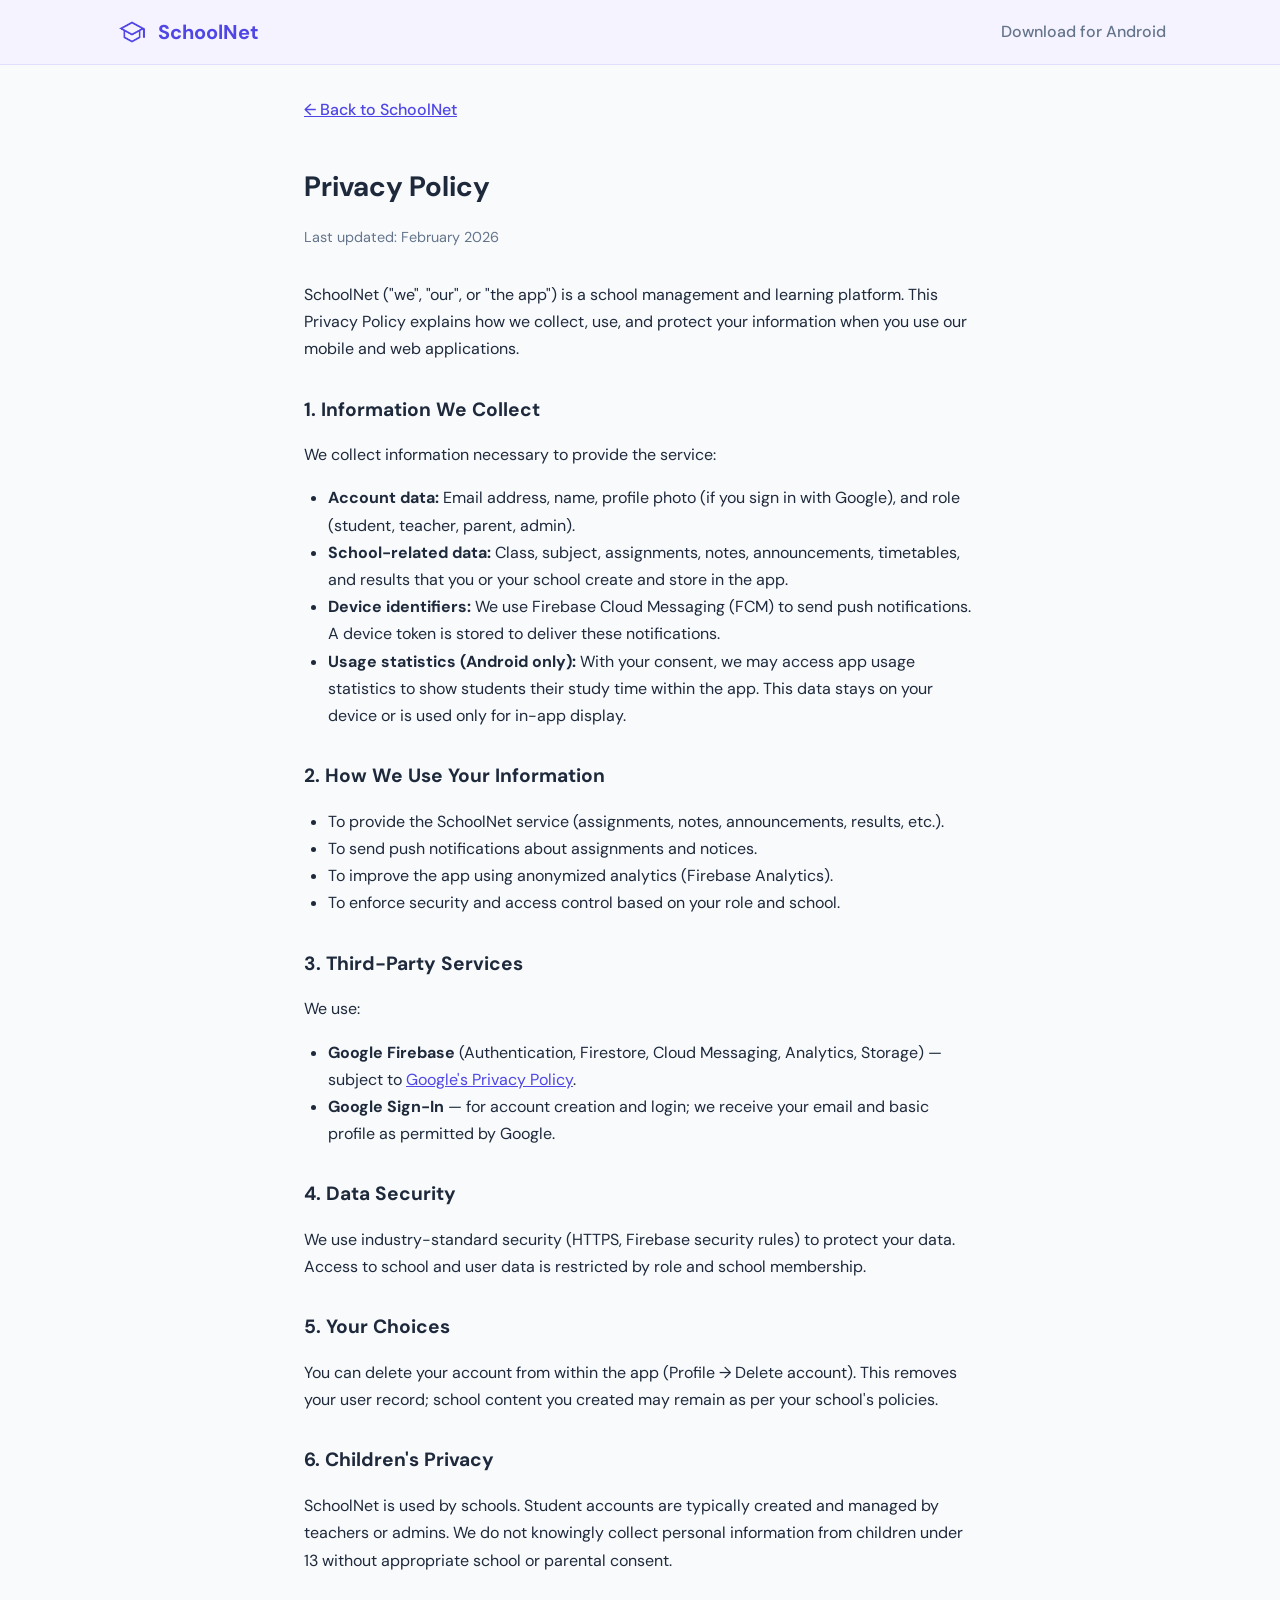
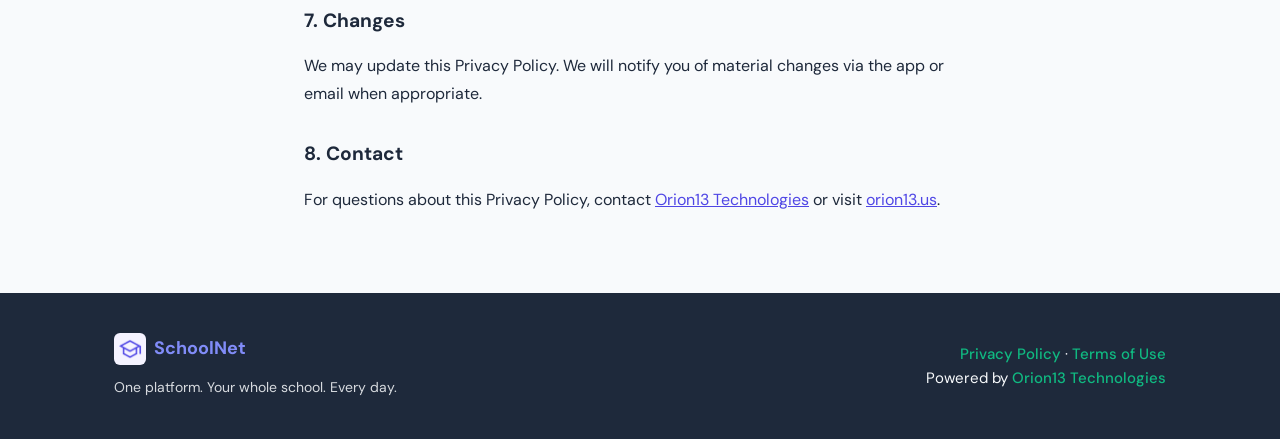
<file: Learning_Hub/privacy-policy.html>
<!DOCTYPE html>
<html lang="en">
<head>
  <meta charset="UTF-8">
  <meta name="viewport" content="width=device-width, initial-scale=1.0">
  <link rel="canonical" href="https://orion13.us/Learning_Hub/privacy-policy.html">
  <meta name="description" content="SchoolNet Privacy Policy — How we collect, use, and protect your data.">
  <title>Privacy Policy — SchoolNet</title>
  <link rel="preconnect" href="https://fonts.googleapis.com">
  <link rel="preconnect" href="https://fonts.gstatic.com" crossorigin>
  <link href="https://fonts.googleapis.com/css2?family=DM+Sans:ital,opsz,wght@0,9..40,400;0,9..40,500;0,9..40,600;0,9..40,700&display=swap" rel="stylesheet">
  <link rel="icon" type="image/svg+xml" href="favicon.svg">
  <link rel="stylesheet" href="styles1.css">
  <style>
    .policy { max-width: 720px; margin: 0 auto; padding: 2rem 1.5rem 4rem; }
    .policy h1 { font-size: 1.75rem; margin-bottom: 0.5rem; }
    .policy .updated { color: var(--text-muted, #64748B); font-size: 0.9rem; margin-bottom: 2rem; }
    .policy h2 { font-size: 1.2rem; margin-top: 2rem; margin-bottom: 0.75rem; }
    .policy p, .policy ul { margin-bottom: 1rem; line-height: 1.7; }
    .policy ul { padding-left: 1.5rem; }
    .policy a { color: var(--primary, #4F46E5); }
    .policy a:hover { text-decoration: underline; }
    .back-link { display: inline-block; margin-bottom: 1.5rem; color: var(--primary); font-weight: 500; }
  </style>
</head>
<body>
  <header class="site-header">
    <div class="container header-inner">
      <a href="index.html" class="logo">
        <img src="images/logo.jpg" alt="" class="logo-img" width="36" height="36">
        <span class="logo-text">SchoolNet</span>
      </a>
      <nav class="nav">
        <a href="downloads/schoolnet.apk" download>Download for Android</a>
      </nav>
    </div>
  </header>

  <main class="policy">
    <a href="index.html" class="back-link">← Back to SchoolNet</a>
    <h1>Privacy Policy</h1>
    <p class="updated">Last updated: February 2026</p>

    <p>SchoolNet (&quot;we&quot;, &quot;our&quot;, or &quot;the app&quot;) is a school management and learning platform. This Privacy Policy explains how we collect, use, and protect your information when you use our mobile and web applications.</p>

    <h2>1. Information We Collect</h2>
    <p>We collect information necessary to provide the service:</p>
    <ul>
      <li><strong>Account data:</strong> Email address, name, profile photo (if you sign in with Google), and role (student, teacher, parent, admin).</li>
      <li><strong>School-related data:</strong> Class, subject, assignments, notes, announcements, timetables, and results that you or your school create and store in the app.</li>
      <li><strong>Device identifiers:</strong> We use Firebase Cloud Messaging (FCM) to send push notifications. A device token is stored to deliver these notifications.</li>
      <li><strong>Usage statistics (Android only):</strong> With your consent, we may access app usage statistics to show students their study time within the app. This data stays on your device or is used only for in-app display.</li>
    </ul>

    <h2>2. How We Use Your Information</h2>
    <ul>
      <li>To provide the SchoolNet service (assignments, notes, announcements, results, etc.).</li>
      <li>To send push notifications about assignments and notices.</li>
      <li>To improve the app using anonymized analytics (Firebase Analytics).</li>
      <li>To enforce security and access control based on your role and school.</li>
    </ul>

    <h2>3. Third-Party Services</h2>
    <p>We use:</p>
    <ul>
      <li><strong>Google Firebase</strong> (Authentication, Firestore, Cloud Messaging, Analytics, Storage) — subject to <a href="https://firebase.google.com/support/privacy" target="_blank" rel="noopener">Google&apos;s Privacy Policy</a>.</li>
      <li><strong>Google Sign-In</strong> — for account creation and login; we receive your email and basic profile as permitted by Google.</li>
    </ul>

    <h2>4. Data Security</h2>
    <p>We use industry-standard security (HTTPS, Firebase security rules) to protect your data. Access to school and user data is restricted by role and school membership.</p>

    <h2>5. Your Choices</h2>
    <p>You can delete your account from within the app (Profile → Delete account). This removes your user record; school content you created may remain as per your school&apos;s policies.</p>

    <h2>6. Children&apos;s Privacy</h2>
    <p>SchoolNet is used by schools. Student accounts are typically created and managed by teachers or admins. We do not knowingly collect personal information from children under 13 without appropriate school or parental consent.</p>

    <h2>7. Changes</h2>
    <p>We may update this Privacy Policy. We will notify you of material changes via the app or email when appropriate.</p>

    <h2>8. Contact</h2>
    <p>For questions about this Privacy Policy, contact <a href="https://wa.me/256758141994" target="_blank" rel="noopener">Orion13 Technologies</a> or visit <a href="https://orion13.us" target="_blank" rel="noopener">orion13.us</a>.</p>
  </main>

  <footer class="site-footer">
    <div class="container footer-inner">
      <div class="footer-brand">
        <div class="footer-brand-inner">
          <img src="images/logo.jpg" alt="" class="footer-logo-img" width="32" height="32">
          <span class="logo-text">SchoolNet</span>
        </div>
        <p class="footer-tagline">One platform. Your whole school. Every day.</p>
      </div>
      <div class="footer-credit">
        <p><a href="privacy-policy.html">Privacy Policy</a> · <a href="terms-of-use.html">Terms of Use</a></p>
        <p>Powered by <a href="https://orion13.us" target="_blank" rel="noopener">Orion13 Technologies</a></p>
      </div>
    </div>
  </footer>
</body>
</html>
</file>
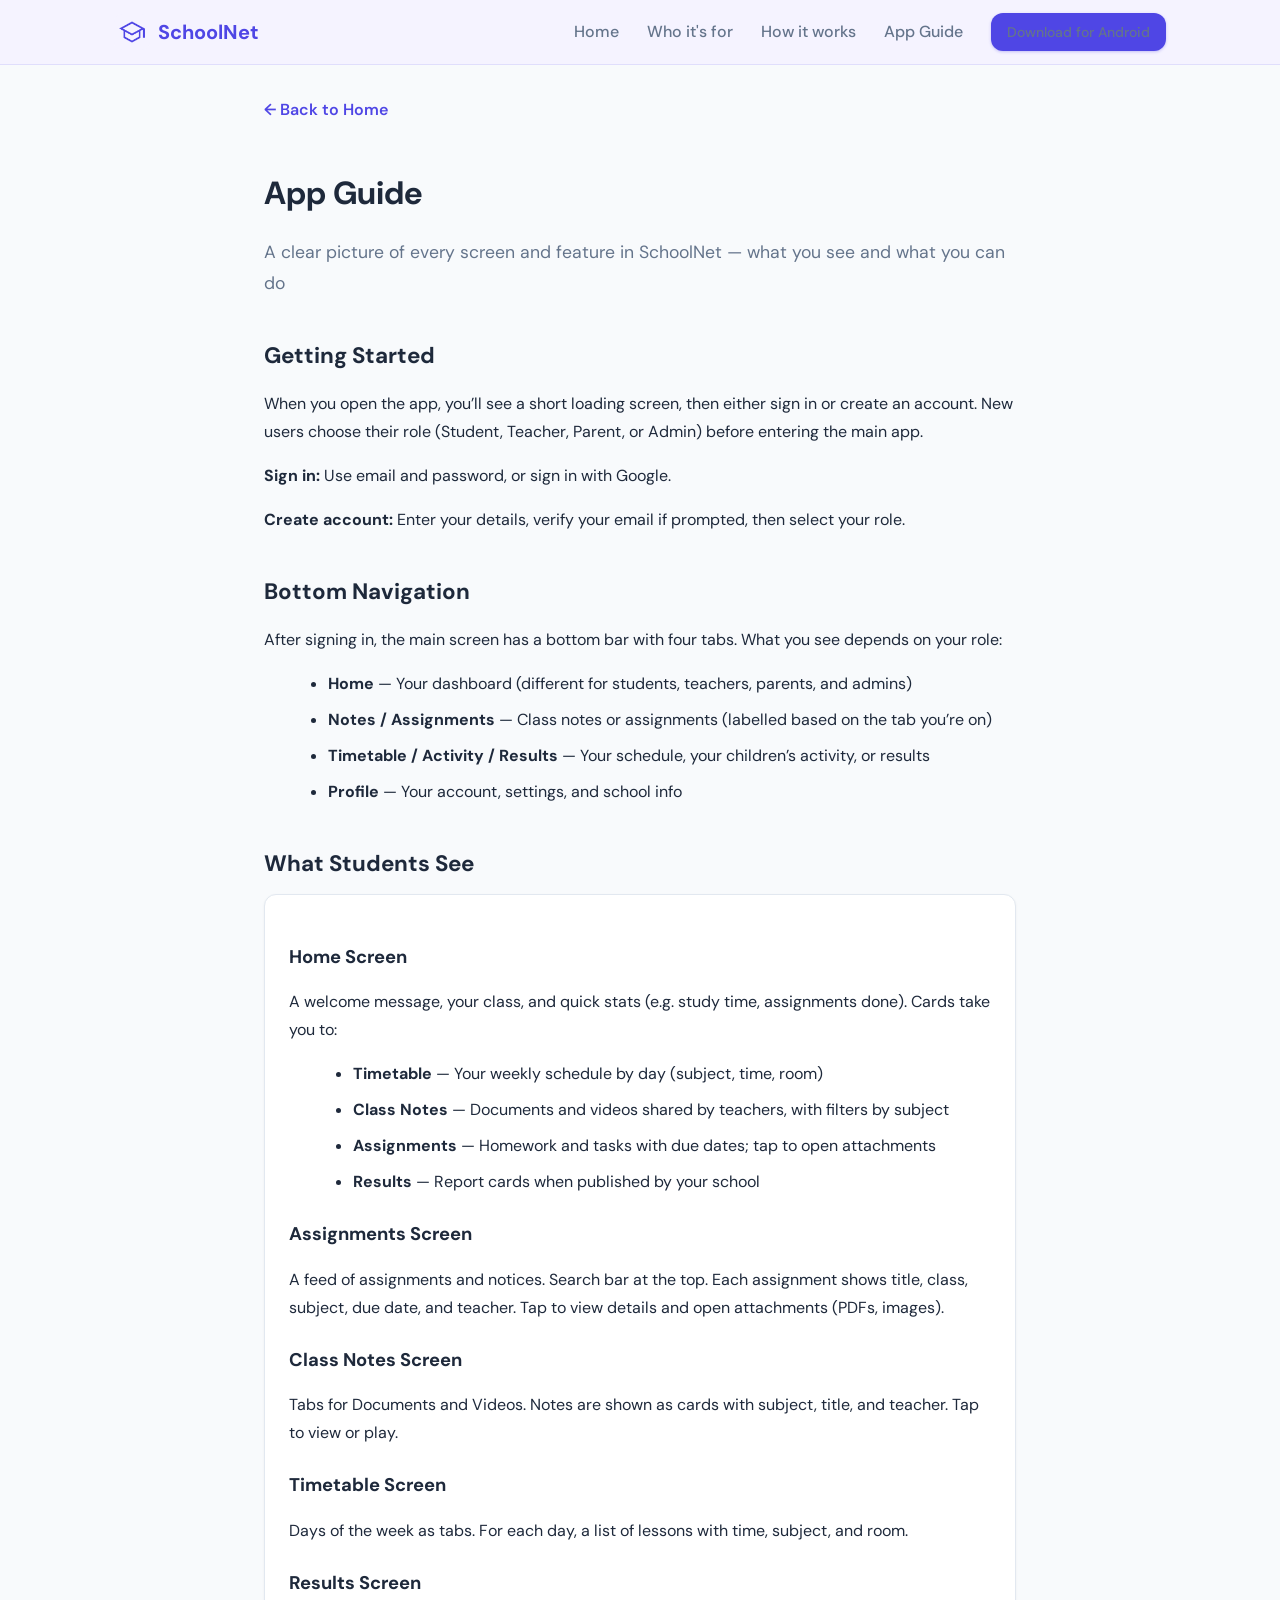
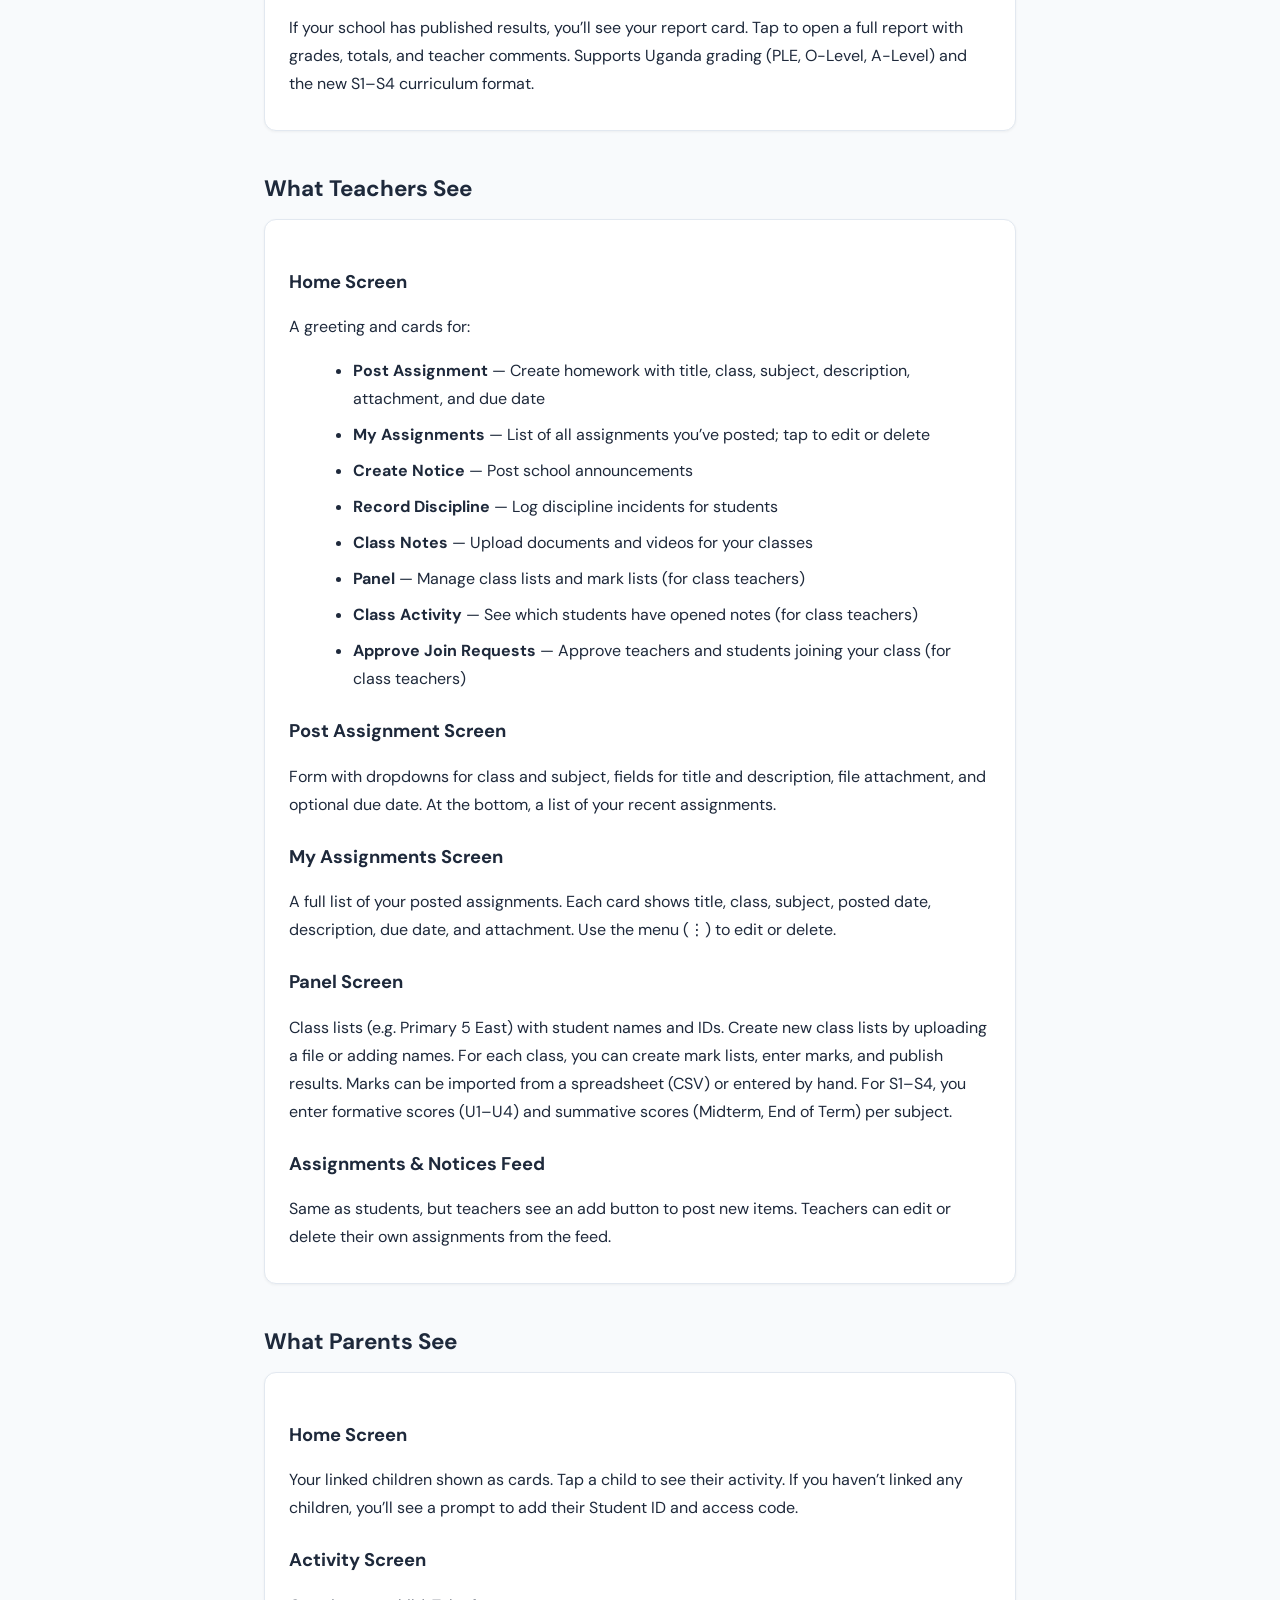
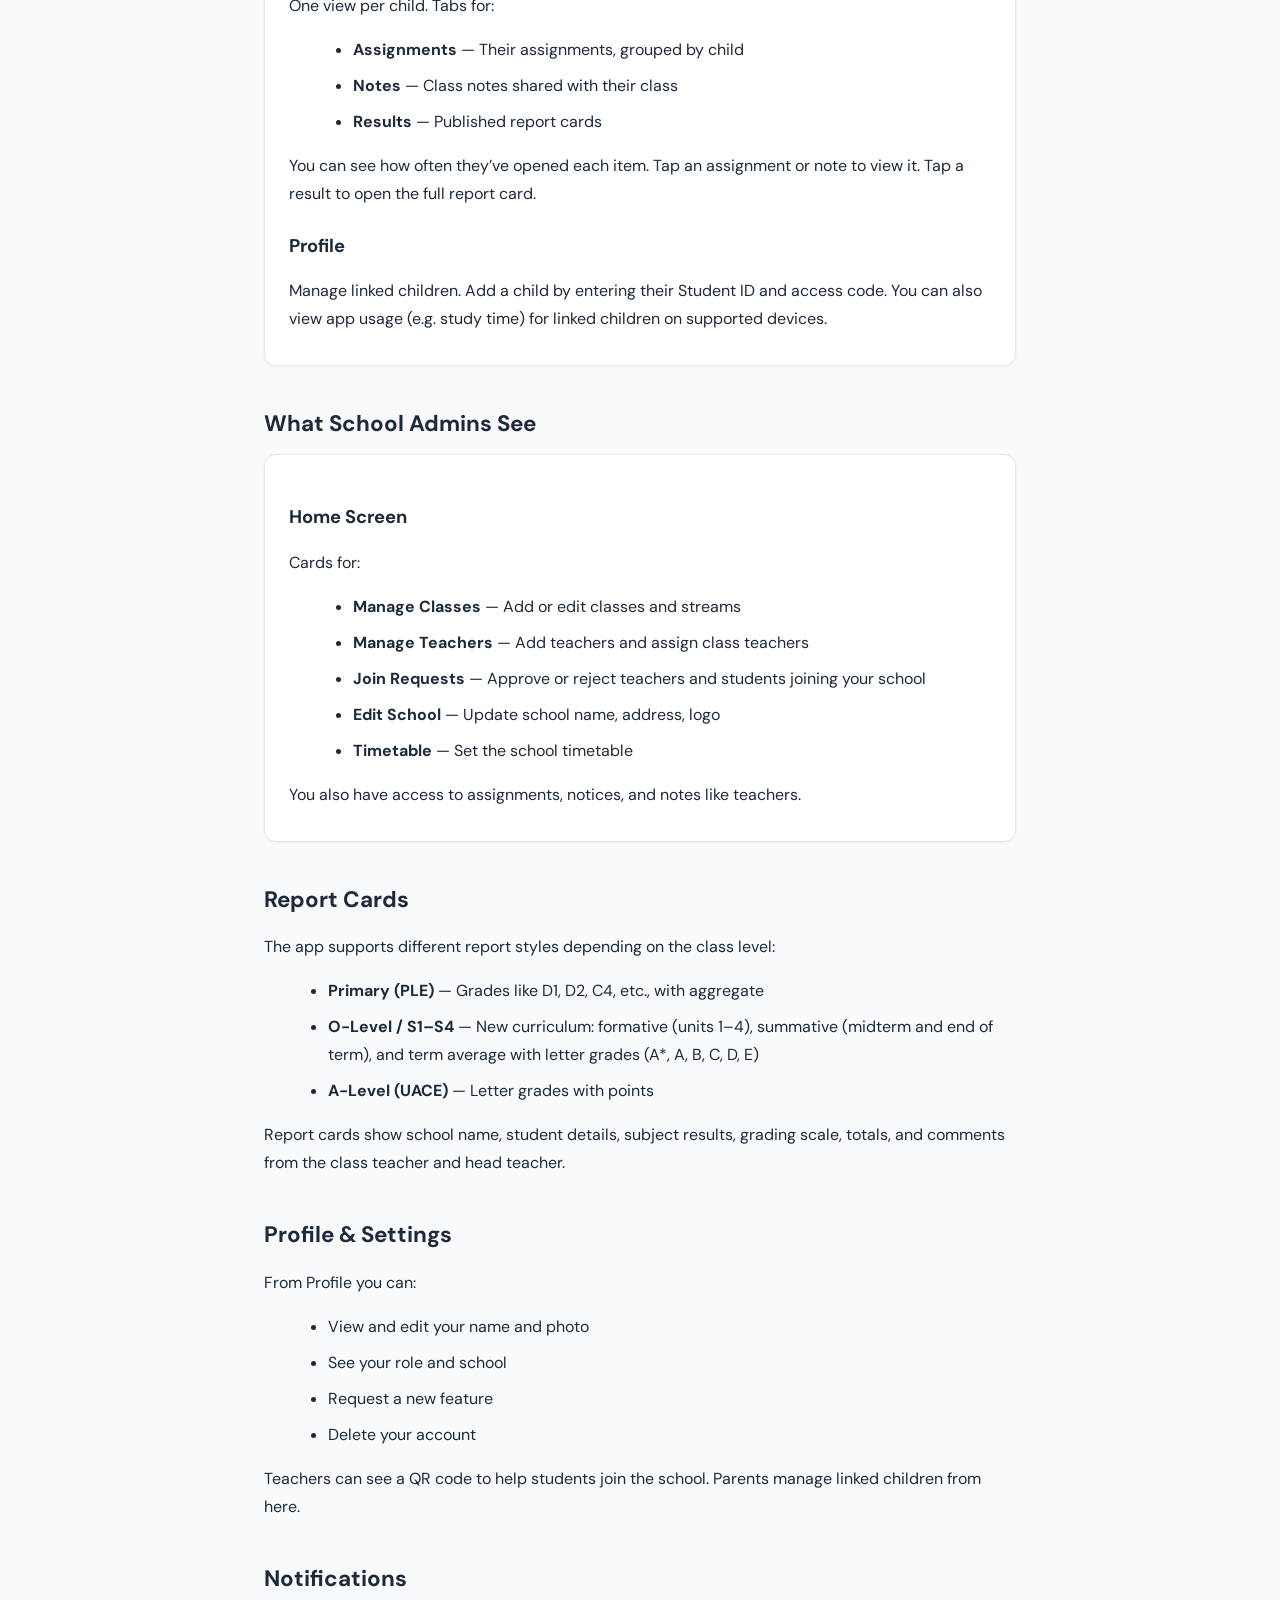
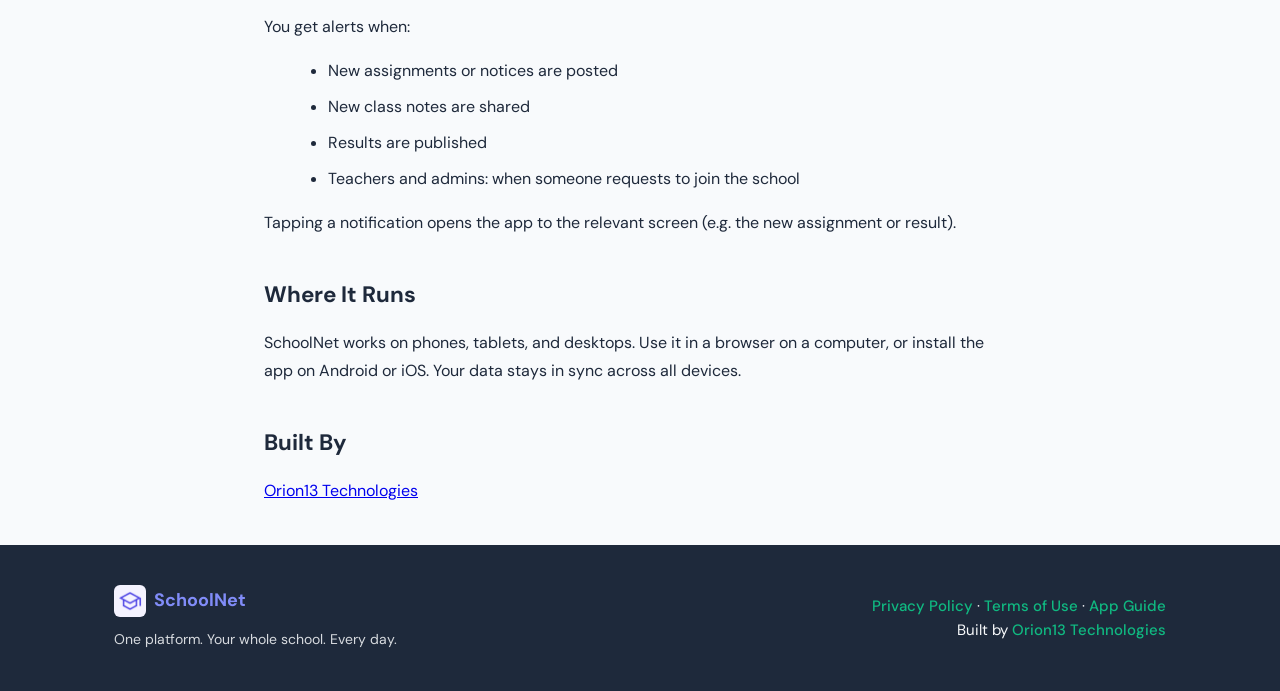
<file: Learning_Hub/project.html>
<!DOCTYPE html>
<html lang="en">
<head>
  <meta charset="UTF-8">
  <meta name="viewport" content="width=device-width, initial-scale=1.0">
  <link rel="canonical" href="https://orion13.us/Learning_Hub/project.html">
  <meta name="description" content="SchoolNet — A clear guide to every screen and feature in the app.">
  <title>App Guide — SchoolNet</title>
  <link rel="preconnect" href="https://fonts.googleapis.com">
  <link rel="preconnect" href="https://fonts.gstatic.com" crossorigin>
  <link href="https://fonts.googleapis.com/css2?family=DM+Sans:ital,opsz,wght@0,9..40,400;0,9..40,500;0,9..40,600;0,9..40,700;1,9..40,400&family=Fraunces:opsz,wght@9..144,600;9..144,700&display=swap" rel="stylesheet">
  <link rel="icon" type="image/svg+xml" href="favicon.svg">
  <link rel="stylesheet" href="styles1.css">
  <style>
    .project-page { max-width: 800px; margin: 0 auto; padding: 2rem 1.5rem; }
    .project-page h1 { font-size: 2rem; margin-bottom: 0.5rem; }
    .project-page .subtitle { color: var(--text-muted, #64748B); margin-bottom: 2rem; font-size: 1.1rem; }
    .project-page h2 { font-size: 1.4rem; margin-top: 2.5rem; margin-bottom: 0.75rem; }
    .project-page h3 { font-size: 1.15rem; margin-top: 1.5rem; margin-bottom: 0.5rem; }
    .project-page p, .project-page li { line-height: 1.75; color: var(--text, #1E293B); margin-bottom: 0.5rem; }
    .project-page ul { margin-left: 1.5rem; margin-bottom: 1rem; }
    .project-page .section-card { background: white; border-radius: 12px; padding: 1.5rem; margin-bottom: 1.25rem; border: 1px solid #e2e8f0; box-shadow: 0 1px 3px rgba(0,0,0,0.05); }
    .project-page .role-label { display: inline-block; padding: 0.25em 0.6em; border-radius: 6px; font-size: 0.8rem; font-weight: 600; margin-right: 0.5rem; }
    .project-page .role-student { background: #dbeafe; color: #1e40af; }
    .project-page .role-teacher { background: #fce7f3; color: #9d174d; }
    .project-page .role-parent { background: #d1fae5; color: #065f46; }
    .project-page .role-admin { background: #fef3c7; color: #92400e; }
    .project-page .screen-name { font-weight: 600; color: var(--primary, #4F46E5); }
    .project-page .back-link { display: inline-flex; align-items: center; gap: 0.5rem; color: var(--primary, #4F46E5); text-decoration: none; font-weight: 600; margin-bottom: 1.5rem; }
    .project-page .back-link:hover { text-decoration: underline; }
    .project-page .flow-list { list-style: none; margin-left: 0; padding-left: 0; }
    .project-page .flow-list li { padding: 0.4rem 0; border-bottom: 1px dashed #e2e8f0; display: flex; align-items: flex-start; gap: 0.75rem; }
    .project-page .flow-list li::before { content: "→"; color: #94a3b8; font-weight: bold; }
  </style>
</head>
<body>
  <a href="#main" class="skip-link">Skip to main content</a>
  <header class="site-header">
    <div class="container header-inner">
      <a href="index.html" class="logo">
        <img src="images/logo.jpg" alt="" class="logo-img" width="36" height="36">
        <span class="logo-text">SchoolNet</span>
      </a>
      <nav class="nav" aria-label="Main">
        <a href="index.html">Home</a>
        <a href="index.html#who">Who it's for</a>
        <a href="index.html#how-it-works">How it works</a>
        <a href="project.html" class="active">App Guide</a>
        <a href="downloads/schoolnet.apk" download class="btn btn-primary btn-sm">Download for Android</a>
      </nav>
      <button type="button" class="nav-toggle" aria-label="Open menu" aria-expanded="false">
        <span></span><span></span><span></span>
      </button>
    </div>
  </header>

  <main id="main" class="project-page">
    <a href="index.html" class="back-link">← Back to Home</a>

    <h1>App Guide</h1>
    <p class="subtitle">A clear picture of every screen and feature in SchoolNet — what you see and what you can do</p>

    <section>
      <h2>Getting Started</h2>
      <p>When you open the app, you’ll see a short loading screen, then either sign in or create an account. New users choose their role (Student, Teacher, Parent, or Admin) before entering the main app.</p>
      <p><strong>Sign in:</strong> Use email and password, or sign in with Google.</p>
      <p><strong>Create account:</strong> Enter your details, verify your email if prompted, then select your role.</p>
    </section>

    <section>
      <h2>Bottom Navigation</h2>
      <p>After signing in, the main screen has a bottom bar with four tabs. What you see depends on your role:</p>
      <ul>
        <li><strong>Home</strong> — Your dashboard (different for students, teachers, parents, and admins)</li>
        <li><strong>Notes / Assignments</strong> — Class notes or assignments (labelled based on the tab you’re on)</li>
        <li><strong>Timetable / Activity / Results</strong> — Your schedule, your children’s activity, or results</li>
        <li><strong>Profile</strong> — Your account, settings, and school info</li>
      </ul>
    </section>

    <section>
      <h2>What Students See</h2>
      <div class="section-card">
        <h3>Home Screen</h3>
        <p>A welcome message, your class, and quick stats (e.g. study time, assignments done). Cards take you to:</p>
        <ul>
          <li><strong>Timetable</strong> — Your weekly schedule by day (subject, time, room)</li>
          <li><strong>Class Notes</strong> — Documents and videos shared by teachers, with filters by subject</li>
          <li><strong>Assignments</strong> — Homework and tasks with due dates; tap to open attachments</li>
          <li><strong>Results</strong> — Report cards when published by your school</li>
        </ul>
        <h3>Assignments Screen</h3>
        <p>A feed of assignments and notices. Search bar at the top. Each assignment shows title, class, subject, due date, and teacher. Tap to view details and open attachments (PDFs, images).</p>
        <h3>Class Notes Screen</h3>
        <p>Tabs for Documents and Videos. Notes are shown as cards with subject, title, and teacher. Tap to view or play.</p>
        <h3>Timetable Screen</h3>
        <p>Days of the week as tabs. For each day, a list of lessons with time, subject, and room.</p>
        <h3>Results Screen</h3>
        <p>If your school has published results, you’ll see your report card. Tap to open a full report with grades, totals, and teacher comments. Supports Uganda grading (PLE, O-Level, A-Level) and the new S1–S4 curriculum format.</p>
      </div>
    </section>

    <section>
      <h2>What Teachers See</h2>
      <div class="section-card">
        <h3>Home Screen</h3>
        <p>A greeting and cards for:</p>
        <ul>
          <li><strong>Post Assignment</strong> — Create homework with title, class, subject, description, attachment, and due date</li>
          <li><strong>My Assignments</strong> — List of all assignments you’ve posted; tap to edit or delete</li>
          <li><strong>Create Notice</strong> — Post school announcements</li>
          <li><strong>Record Discipline</strong> — Log discipline incidents for students</li>
          <li><strong>Class Notes</strong> — Upload documents and videos for your classes</li>
          <li><strong>Panel</strong> — Manage class lists and mark lists (for class teachers)</li>
          <li><strong>Class Activity</strong> — See which students have opened notes (for class teachers)</li>
          <li><strong>Approve Join Requests</strong> — Approve teachers and students joining your class (for class teachers)</li>
        </ul>
        <h3>Post Assignment Screen</h3>
        <p>Form with dropdowns for class and subject, fields for title and description, file attachment, and optional due date. At the bottom, a list of your recent assignments.</p>
        <h3>My Assignments Screen</h3>
        <p>A full list of your posted assignments. Each card shows title, class, subject, posted date, description, due date, and attachment. Use the menu (⋮) to edit or delete.</p>
        <h3>Panel Screen</h3>
        <p>Class lists (e.g. Primary 5 East) with student names and IDs. Create new class lists by uploading a file or adding names. For each class, you can create mark lists, enter marks, and publish results. Marks can be imported from a spreadsheet (CSV) or entered by hand. For S1–S4, you enter formative scores (U1–U4) and summative scores (Midterm, End of Term) per subject.</p>
        <h3>Assignments & Notices Feed</h3>
        <p>Same as students, but teachers see an add button to post new items. Teachers can edit or delete their own assignments from the feed.</p>
      </div>
    </section>

    <section>
      <h2>What Parents See</h2>
      <div class="section-card">
        <h3>Home Screen</h3>
        <p>Your linked children shown as cards. Tap a child to see their activity. If you haven’t linked any children, you’ll see a prompt to add their Student ID and access code.</p>
        <h3>Activity Screen</h3>
        <p>One view per child. Tabs for:</p>
        <ul>
          <li><strong>Assignments</strong> — Their assignments, grouped by child</li>
          <li><strong>Notes</strong> — Class notes shared with their class</li>
          <li><strong>Results</strong> — Published report cards</li>
        </ul>
        <p>You can see how often they’ve opened each item. Tap an assignment or note to view it. Tap a result to open the full report card.</p>
        <h3>Profile</h3>
        <p>Manage linked children. Add a child by entering their Student ID and access code. You can also view app usage (e.g. study time) for linked children on supported devices.</p>
      </div>
    </section>

    <section>
      <h2>What School Admins See</h2>
      <div class="section-card">
        <h3>Home Screen</h3>
        <p>Cards for:</p>
        <ul>
          <li><strong>Manage Classes</strong> — Add or edit classes and streams</li>
          <li><strong>Manage Teachers</strong> — Add teachers and assign class teachers</li>
          <li><strong>Join Requests</strong> — Approve or reject teachers and students joining your school</li>
          <li><strong>Edit School</strong> — Update school name, address, logo</li>
          <li><strong>Timetable</strong> — Set the school timetable</li>
        </ul>
        <p>You also have access to assignments, notices, and notes like teachers.</p>
      </div>
    </section>

    <section>
      <h2>Report Cards</h2>
      <p>The app supports different report styles depending on the class level:</p>
      <ul>
        <li><strong>Primary (PLE)</strong> — Grades like D1, D2, C4, etc., with aggregate</li>
        <li><strong>O-Level / S1–S4</strong> — New curriculum: formative (units 1–4), summative (midterm and end of term), and term average with letter grades (A*, A, B, C, D, E)</li>
        <li><strong>A-Level (UACE)</strong> — Letter grades with points</li>
      </ul>
      <p>Report cards show school name, student details, subject results, grading scale, totals, and comments from the class teacher and head teacher.</p>
    </section>

    <section>
      <h2>Profile & Settings</h2>
      <p>From Profile you can:</p>
      <ul>
        <li>View and edit your name and photo</li>
        <li>See your role and school</li>
        <li>Request a new feature</li>
        <li>Delete your account</li>
      </ul>
      <p>Teachers can see a QR code to help students join the school. Parents manage linked children from here.</p>
    </section>

    <section>
      <h2>Notifications</h2>
      <p>You get alerts when:</p>
      <ul>
        <li>New assignments or notices are posted</li>
        <li>New class notes are shared</li>
        <li>Results are published</li>
        <li>Teachers and admins: when someone requests to join the school</li>
      </ul>
      <p>Tapping a notification opens the app to the relevant screen (e.g. the new assignment or result).</p>
    </section>

    <section>
      <h2>Where It Runs</h2>
      <p>SchoolNet works on phones, tablets, and desktops. Use it in a browser on a computer, or install the app on Android or iOS. Your data stays in sync across all devices.</p>
    </section>

    <section>
      <h2>Built By</h2>
      <p><a href="https://orion13.us" target="_blank" rel="noopener">Orion13 Technologies</a></p>
    </section>
  </main>

  <footer class="site-footer">
    <div class="container footer-inner">
      <div class="footer-brand">
        <div class="footer-brand-inner">
          <img src="images/logo.jpg" alt="" class="footer-logo-img" width="32" height="32">
          <span class="logo-text">SchoolNet</span>
        </div>
        <p class="footer-tagline">One platform. Your whole school. Every day.</p>
      </div>
      <div class="footer-credit">
        <p><a href="privacy-policy.html">Privacy Policy</a> · <a href="terms-of-use.html">Terms of Use</a> · <a href="project.html">App Guide</a></p>
        <p>Built by <a href="https://orion13.us" target="_blank" rel="noopener">Orion13 Technologies</a></p>
      </div>
    </div>
  </footer>

  <script src="script.js"></script>
</body>
</html>
</file>
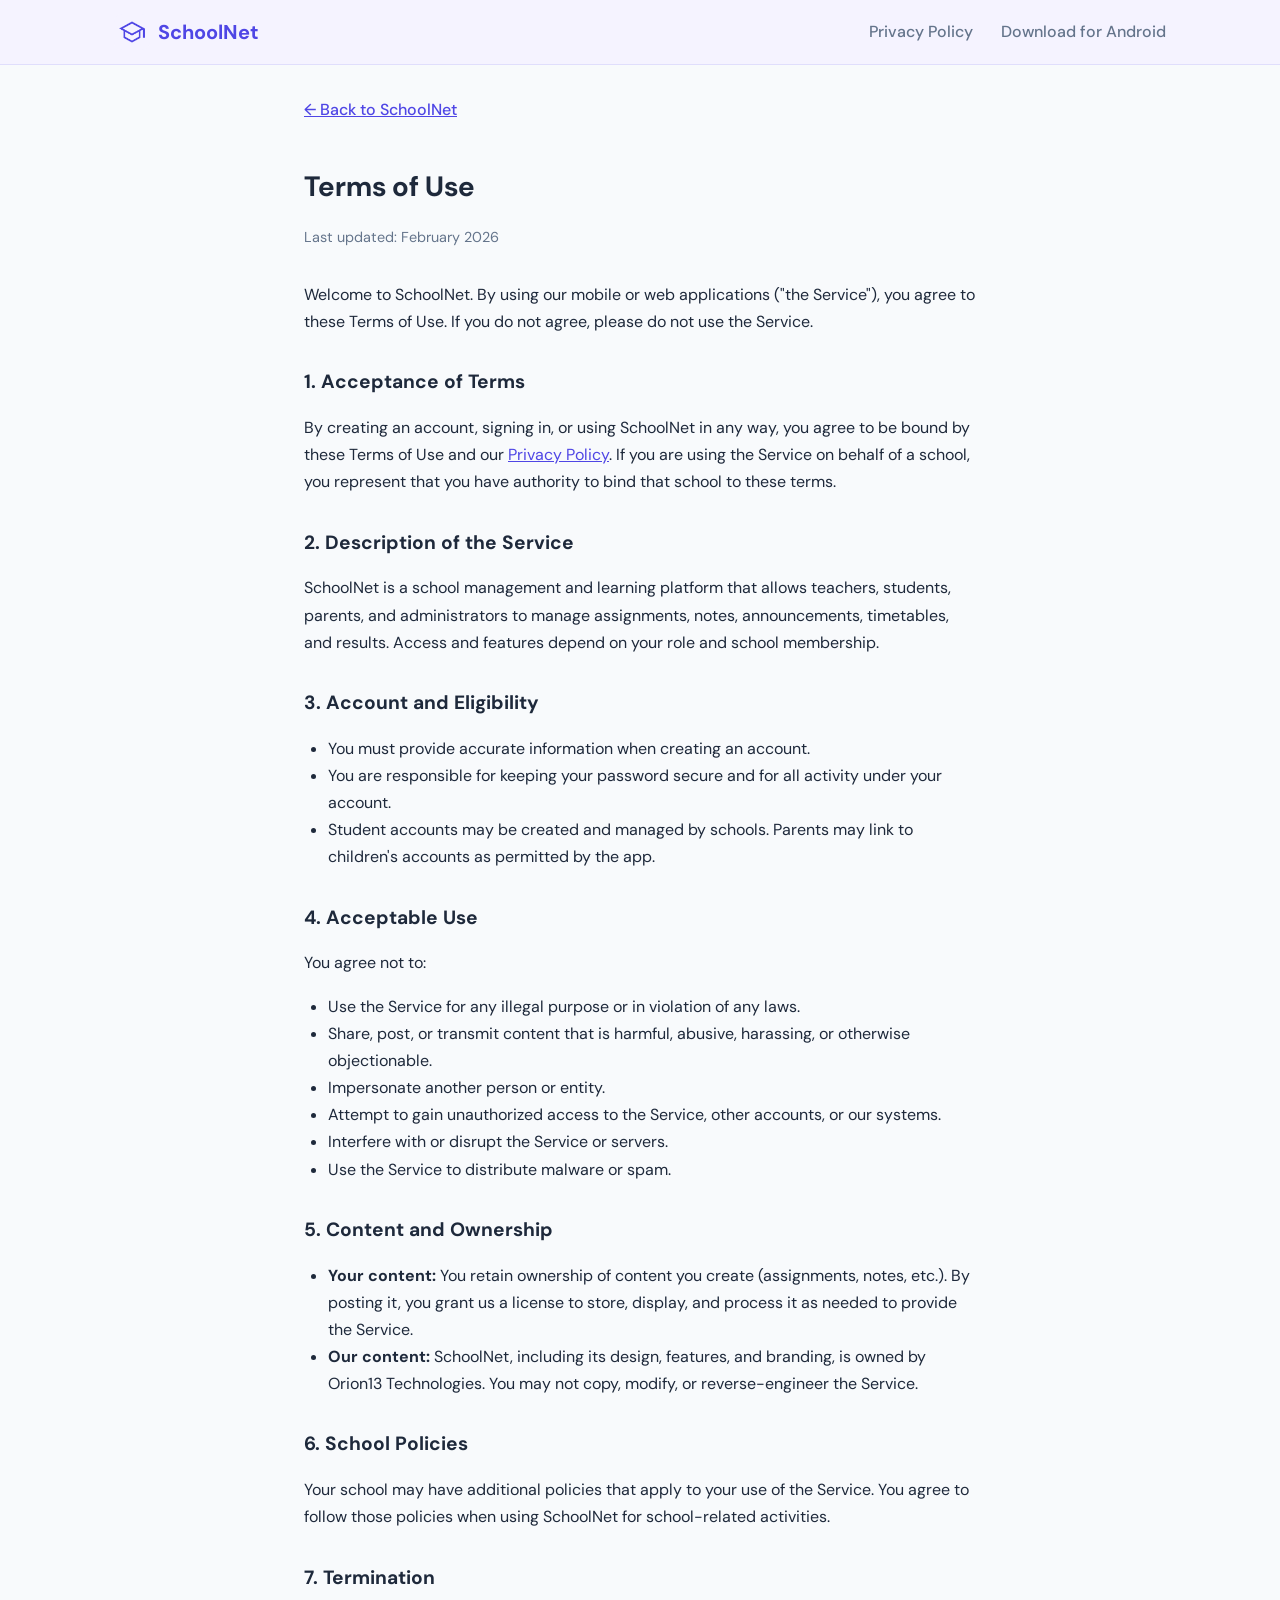
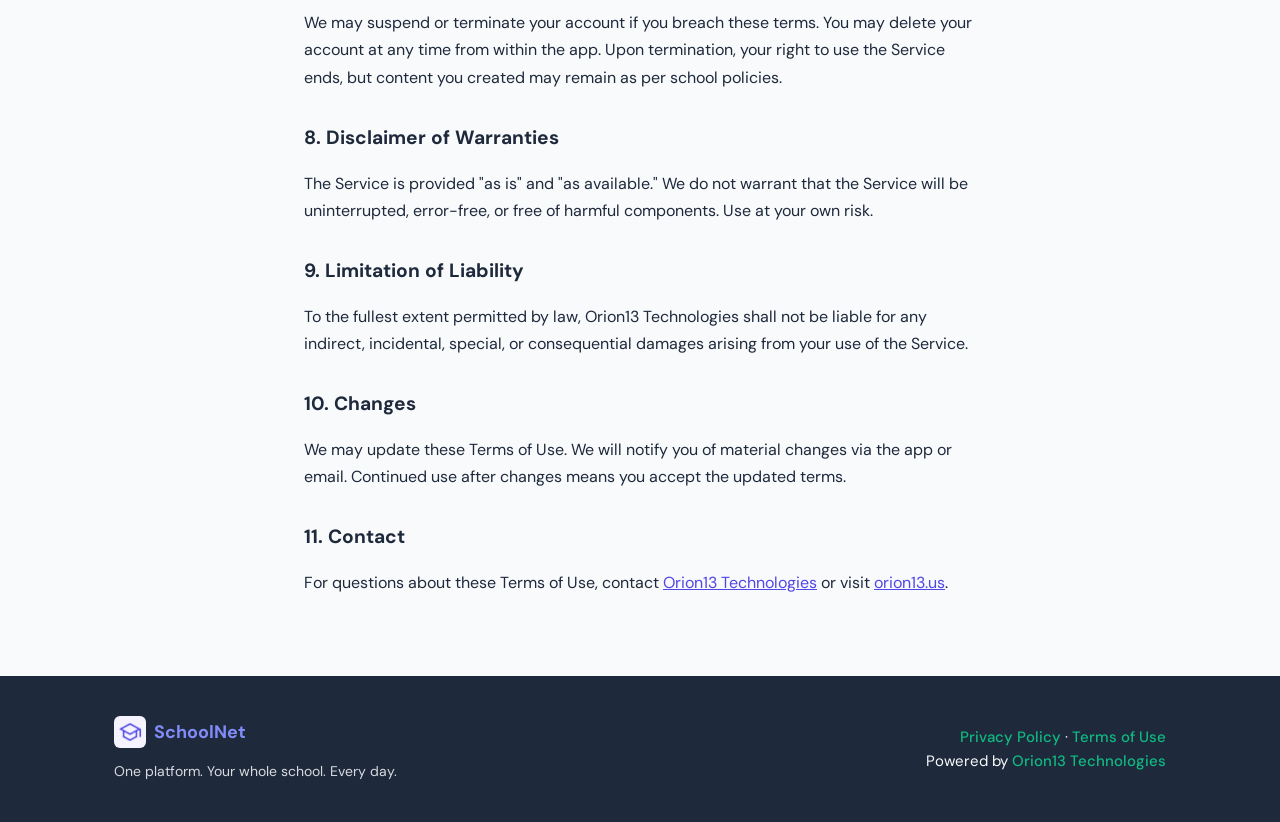
<file: Learning_Hub/terms-of-use.html>
<!DOCTYPE html>
<html lang="en">
<head>
  <meta charset="UTF-8">
  <meta name="viewport" content="width=device-width, initial-scale=1.0">
  <link rel="canonical" href="https://orion13.us/Learning_Hub/terms-of-use.html">
  <meta name="description" content="SchoolNet Terms of Use — Terms and conditions for using the SchoolNet platform.">
  <title>Terms of Use — SchoolNet</title>
  <link rel="preconnect" href="https://fonts.googleapis.com">
  <link rel="preconnect" href="https://fonts.gstatic.com" crossorigin>
  <link href="https://fonts.googleapis.com/css2?family=DM+Sans:ital,opsz,wght@0,9..40,400;0,9..40,500;0,9..40,600;0,9..40,700&display=swap" rel="stylesheet">
  <link rel="icon" type="image/svg+xml" href="favicon.svg">
  <link rel="stylesheet" href="styles1.css">
  <style>
    .policy { max-width: 720px; margin: 0 auto; padding: 2rem 1.5rem 4rem; }
    .policy h1 { font-size: 1.75rem; margin-bottom: 0.5rem; }
    .policy .updated { color: var(--text-muted, #64748B); font-size: 0.9rem; margin-bottom: 2rem; }
    .policy h2 { font-size: 1.2rem; margin-top: 2rem; margin-bottom: 0.75rem; }
    .policy p, .policy ul { margin-bottom: 1rem; line-height: 1.7; }
    .policy ul { padding-left: 1.5rem; }
    .policy a { color: var(--primary, #4F46E5); }
    .policy a:hover { text-decoration: underline; }
    .back-link { display: inline-block; margin-bottom: 1.5rem; color: var(--primary); font-weight: 500; }
  </style>
</head>
<body>
  <header class="site-header">
    <div class="container header-inner">
      <a href="index.html" class="logo">
        <img src="images/logo.jpg" alt="" class="logo-img" width="36" height="36">
        <span class="logo-text">SchoolNet</span>
      </a>
      <nav class="nav">
        <a href="privacy-policy.html">Privacy Policy</a>
        <a href="downloads/schoolnet.apk" download>Download for Android</a>
      </nav>
    </div>
  </header>

  <main class="policy">
    <a href="index.html" class="back-link">← Back to SchoolNet</a>
    <h1>Terms of Use</h1>
    <p class="updated">Last updated: February 2026</p>

    <p>Welcome to SchoolNet. By using our mobile or web applications (&quot;the Service&quot;), you agree to these Terms of Use. If you do not agree, please do not use the Service.</p>

    <h2>1. Acceptance of Terms</h2>
    <p>By creating an account, signing in, or using SchoolNet in any way, you agree to be bound by these Terms of Use and our <a href="privacy-policy.html">Privacy Policy</a>. If you are using the Service on behalf of a school, you represent that you have authority to bind that school to these terms.</p>

    <h2>2. Description of the Service</h2>
    <p>SchoolNet is a school management and learning platform that allows teachers, students, parents, and administrators to manage assignments, notes, announcements, timetables, and results. Access and features depend on your role and school membership.</p>

    <h2>3. Account and Eligibility</h2>
    <ul>
      <li>You must provide accurate information when creating an account.</li>
      <li>You are responsible for keeping your password secure and for all activity under your account.</li>
      <li>Student accounts may be created and managed by schools. Parents may link to children&apos;s accounts as permitted by the app.</li>
    </ul>

    <h2>4. Acceptable Use</h2>
    <p>You agree not to:</p>
    <ul>
      <li>Use the Service for any illegal purpose or in violation of any laws.</li>
      <li>Share, post, or transmit content that is harmful, abusive, harassing, or otherwise objectionable.</li>
      <li>Impersonate another person or entity.</li>
      <li>Attempt to gain unauthorized access to the Service, other accounts, or our systems.</li>
      <li>Interfere with or disrupt the Service or servers.</li>
      <li>Use the Service to distribute malware or spam.</li>
    </ul>

    <h2>5. Content and Ownership</h2>
    <ul>
      <li><strong>Your content:</strong> You retain ownership of content you create (assignments, notes, etc.). By posting it, you grant us a license to store, display, and process it as needed to provide the Service.</li>
      <li><strong>Our content:</strong> SchoolNet, including its design, features, and branding, is owned by Orion13 Technologies. You may not copy, modify, or reverse-engineer the Service.</li>
    </ul>

    <h2>6. School Policies</h2>
    <p>Your school may have additional policies that apply to your use of the Service. You agree to follow those policies when using SchoolNet for school-related activities.</p>

    <h2>7. Termination</h2>
    <p>We may suspend or terminate your account if you breach these terms. You may delete your account at any time from within the app. Upon termination, your right to use the Service ends, but content you created may remain as per school policies.</p>

    <h2>8. Disclaimer of Warranties</h2>
    <p>The Service is provided &quot;as is&quot; and &quot;as available.&quot; We do not warrant that the Service will be uninterrupted, error-free, or free of harmful components. Use at your own risk.</p>

    <h2>9. Limitation of Liability</h2>
    <p>To the fullest extent permitted by law, Orion13 Technologies shall not be liable for any indirect, incidental, special, or consequential damages arising from your use of the Service.</p>

    <h2>10. Changes</h2>
    <p>We may update these Terms of Use. We will notify you of material changes via the app or email. Continued use after changes means you accept the updated terms.</p>

    <h2>11. Contact</h2>
    <p>For questions about these Terms of Use, contact <a href="https://wa.me/256758141994" target="_blank" rel="noopener">Orion13 Technologies</a> or visit <a href="https://orion13.us" target="_blank" rel="noopener">orion13.us</a>.</p>
  </main>

  <footer class="site-footer">
    <div class="container footer-inner">
      <div class="footer-brand">
        <div class="footer-brand-inner">
          <img src="images/logo.jpg" alt="" class="footer-logo-img" width="32" height="32">
          <span class="logo-text">SchoolNet</span>
        </div>
        <p class="footer-tagline">One platform. Your whole school. Every day.</p>
      </div>
      <div class="footer-credit">
        <p><a href="privacy-policy.html">Privacy Policy</a> · <a href="terms-of-use.html">Terms of Use</a></p>
        <p>Powered by <a href="https://orion13.us" target="_blank" rel="noopener">Orion13 Technologies</a></p>
       
      </div>
    </div>
  </footer>
</body>
</html>
</file>
<file: styles.css>
:root {
    --bg: #f8fafc;
    --bg-alt: #ffffff;
    --bg-muted: #f1f5f9;
    --text: #0f172a;
    --text-muted: #64748b;
    --text-soft: #475569;
    --border: #e2e8f0;
    --border-strong: #cbd5e1;
    --accent: #2563eb;
    --accent-dark: #1d4ed8;
    --accent-soft: #eff6ff;
    --success: #059669;
    --font-heading: 'Outfit', sans-serif;
    --font-body: 'Inter', sans-serif;
    --radius: 12px;
    --radius-lg: 16px;
    --shadow-sm: 0 1px 2px rgba(15, 23, 42, 0.06);
    --shadow: 0 8px 24px rgba(15, 23, 42, 0.08);
    --shadow-lg: 0 16px 40px rgba(15, 23, 42, 0.1);
    --section-y: 5rem;
    --safe-top: env(safe-area-inset-top, 0);
    --safe-right: env(safe-area-inset-right, 0);
    --safe-bottom: env(safe-area-inset-bottom, 0);
    --safe-left: env(safe-area-inset-left, 0);
    --touch-min: 44px;
}

*,
*::before,
*::after {
    box-sizing: border-box;
    margin: 0;
    padding: 0;
}

html {
    scroll-behavior: smooth;
}

body {
    font-family: var(--font-body);
    font-size: 1rem;
    line-height: 1.65;
    color: var(--text-soft);
    background: var(--bg);
    -webkit-font-smoothing: antialiased;
}

img {
    display: block;
    max-width: 100%;
}

a {
    color: inherit;
}

h1,
h2,
h3 {
    font-family: var(--font-heading);
    color: var(--text);
    letter-spacing: -0.02em;
}

.container {
    width: min(1120px, calc(100% - 2.5rem));
    margin-inline: auto;
}

.skip-link {
    position: absolute;
    top: -100px;
    left: 0;
    z-index: 10001;
    padding: 0.75rem 1rem;
    background: var(--accent);
    color: #fff;
    text-decoration: none;
    font-weight: 600;
}

.skip-link:focus {
    top: 0;
}

/* Navigation */

.navbar {
    position: fixed;
    inset: 0 0 auto 0;
    z-index: 1000;
    background: rgba(248, 250, 252, 0.88);
    backdrop-filter: blur(12px);
    -webkit-backdrop-filter: blur(12px);
    border-bottom: 1px solid var(--border);
    padding-top: var(--safe-top);
}

.navbar.scrolled {
    background: rgba(255, 255, 255, 0.96);
    box-shadow: var(--shadow-sm);
}

.navbar-inner {
    display: flex;
    align-items: center;
    justify-content: space-between;
    gap: 1rem;
    min-height: 72px;
}

.logo {
    display: flex;
    align-items: center;
    gap: 0.75rem;
    text-decoration: none;
    min-width: 0;
}

.logo img {
    width: 44px;
    height: 44px;
    border-radius: 10px;
    object-fit: cover;
    flex-shrink: 0;
}

.logo-name {
    font-family: var(--font-heading);
    font-size: 1.05rem;
    font-weight: 700;
    color: var(--text);
    white-space: nowrap;
    overflow: hidden;
    text-overflow: ellipsis;
}

.nav-menu {
    display: flex;
    list-style: none;
    gap: 1.75rem;
    align-items: center;
}

.nav-menu a {
    text-decoration: none;
    color: var(--text-soft);
    font-weight: 500;
    font-size: 0.95rem;
    transition: color 0.2s ease;
}

.nav-menu a:hover,
.nav-menu a.active {
    color: var(--accent);
}

.hamburger {
    display: none;
    flex-direction: column;
    justify-content: center;
    gap: 5px;
    width: var(--touch-min);
    height: var(--touch-min);
    border: none;
    background: transparent;
    cursor: pointer;
}

.hamburger span {
    display: block;
    width: 22px;
    height: 2px;
    background: var(--text);
    transition: transform 0.2s ease, opacity 0.2s ease;
}

/* Hero */

.hero {
    padding: calc(72px + 4rem + var(--safe-top)) 0 4rem;
    background:
        radial-gradient(circle at 85% 15%, rgba(37, 99, 235, 0.08), transparent 40%),
        radial-gradient(circle at 10% 80%, rgba(5, 150, 105, 0.06), transparent 35%),
        var(--bg);
}

.hero-grid {
    display: grid;
    grid-template-columns: 1.1fr 0.9fr;
    gap: 3rem;
    align-items: center;
}

.eyebrow {
    display: inline-block;
    margin-bottom: 1rem;
    padding: 0.35rem 0.85rem;
    border-radius: 999px;
    background: var(--accent-soft);
    color: var(--accent-dark);
    font-size: 0.85rem;
    font-weight: 600;
}

.hero h1 {
    font-size: clamp(2rem, 4.5vw, 3.25rem);
    line-height: 1.15;
    margin-bottom: 1.25rem;
}

.hero-lead {
    font-size: 1.125rem;
    color: var(--text-muted);
    max-width: 34rem;
    margin-bottom: 2rem;
}

.hero-actions {
    display: flex;
    flex-wrap: wrap;
    gap: 0.875rem;
}

.hero-visual {
    position: relative;
    min-height: 320px;
}

.hero-card {
    position: absolute;
    width: min(100%, 280px);
    padding: 1.25rem;
    border-radius: var(--radius-lg);
    border: 1px solid var(--border);
    background: var(--bg-alt);
    box-shadow: var(--shadow);
}

.hero-card--back {
    top: 1rem;
    right: 0;
    transform: rotate(4deg);
}

.hero-card--front {
    bottom: 0;
    left: 0;
    transform: rotate(-3deg);
    box-shadow: var(--shadow-lg);
}

.hero-card-label {
    display: inline-block;
    margin-bottom: 1rem;
    font-size: 0.75rem;
    font-weight: 600;
    text-transform: uppercase;
    letter-spacing: 0.06em;
    color: var(--text-muted);
}

.hero-card-bar {
    height: 8px;
    border-radius: 999px;
    background: linear-gradient(90deg, var(--accent), #38bdf8);
    margin-bottom: 1rem;
}

.hero-card-lines {
    display: grid;
    gap: 0.6rem;
}

.hero-card-lines span,
.hero-card-grid span {
    display: block;
    height: 10px;
    border-radius: 999px;
    background: var(--bg-muted);
}

.hero-card-lines span:nth-child(2) {
    width: 72%;
}

.hero-card-grid {
    display: grid;
    grid-template-columns: 1fr 1fr;
    gap: 0.6rem;
}

/* Buttons */

.btn {
    display: inline-flex;
    align-items: center;
    justify-content: center;
    gap: 0.5rem;
    min-height: var(--touch-min);
    padding: 0.75rem 1.35rem;
    border-radius: 10px;
    border: 1px solid transparent;
    font-size: 0.95rem;
    font-weight: 600;
    text-decoration: none;
    cursor: pointer;
    transition: transform 0.2s ease, box-shadow 0.2s ease, background 0.2s ease;
}

.btn-primary {
    background: var(--accent);
    color: #fff;
    box-shadow: 0 4px 14px rgba(37, 99, 235, 0.25);
}

.btn-primary:hover {
    background: var(--accent-dark);
    transform: translateY(-1px);
}

.btn-secondary {
    background: var(--bg-alt);
    color: var(--text);
    border-color: var(--border-strong);
}

.btn-secondary:hover {
    border-color: var(--accent);
    color: var(--accent);
}

.btn-whatsapp {
    background: var(--success);
    color: #fff;
    box-shadow: 0 4px 14px rgba(5, 150, 105, 0.25);
}

.btn-whatsapp:hover {
    background: #047857;
    transform: translateY(-1px);
}

.whatsapp-icon {
    flex-shrink: 0;
}

/* Sections */

.section {
    padding: var(--section-y) 0;
}

.section-header {
    text-align: center;
    max-width: 640px;
    margin: 0 auto 3rem;
}

.section-header--left {
    text-align: left;
    margin-left: 0;
    margin-right: 0;
}

.section-header h2 {
    font-size: clamp(1.75rem, 3vw, 2.25rem);
    margin-bottom: 0.75rem;
}

.section-header p {
    color: var(--text-muted);
    font-size: 1.05rem;
}

.services {
    background: var(--bg-alt);
    border-block: 1px solid var(--border);
}

.services-grid {
    display: grid;
    grid-template-columns: repeat(auto-fit, minmax(240px, 1fr));
    gap: 1.25rem;
}

.service-card {
    padding: 1.5rem;
    border-radius: var(--radius);
    border: 1px solid var(--border);
    background: var(--bg);
    transition: box-shadow 0.2s ease, border-color 0.2s ease, transform 0.2s ease;
}

.service-card:hover {
    border-color: var(--border-strong);
    box-shadow: var(--shadow);
    transform: translateY(-2px);
}

.service-icon {
    font-size: 1.75rem;
    margin-bottom: 1rem;
}

.service-card h3 {
    font-size: 1.1rem;
    margin-bottom: 0.5rem;
}

.service-card p {
    color: var(--text-muted);
    font-size: 0.95rem;
}

/* Projects */

.projects-grid {
    display: grid;
    grid-template-columns: repeat(auto-fit, minmax(280px, 1fr));
    gap: 1.25rem;
}

.project-card {
    display: flex;
    flex-direction: column;
    text-decoration: none;
    border-radius: var(--radius-lg);
    border: 1px solid var(--border);
    background: var(--bg-alt);
    overflow: hidden;
    transition: box-shadow 0.2s ease, transform 0.2s ease, border-color 0.2s ease;
}

.project-card:hover {
    box-shadow: var(--shadow-lg);
    transform: translateY(-3px);
    border-color: var(--border-strong);
}

.project-top {
    height: 120px;
    display: flex;
    align-items: flex-start;
    padding: 1rem;
}

.project-top--blue {
    background: linear-gradient(135deg, #dbeafe, #eff6ff);
}

.project-top--teal {
    background: linear-gradient(135deg, #ccfbf1, #ecfeff);
}

.project-top--violet {
    background: linear-gradient(135deg, #ede9fe, #f5f3ff);
}

.project-tag {
    font-size: 0.75rem;
    font-weight: 600;
    color: var(--text-soft);
    background: rgba(255, 255, 255, 0.85);
    padding: 0.35rem 0.7rem;
    border-radius: 999px;
    border: 1px solid rgba(255, 255, 255, 0.9);
}

.project-body {
    padding: 1.35rem 1.35rem 1.5rem;
    flex: 1;
    display: flex;
    flex-direction: column;
}

.project-body h3 {
    font-size: 1.2rem;
    margin-bottom: 0.5rem;
}

.project-body p {
    color: var(--text-muted);
    font-size: 0.95rem;
    flex: 1;
}

.project-link {
    margin-top: 1rem;
    font-size: 0.9rem;
    font-weight: 600;
    color: var(--accent);
}

/* About */

.about {
    background: var(--bg-muted);
    border-block: 1px solid var(--border);
}

.about-grid {
    display: grid;
    grid-template-columns: 1.2fr 0.8fr;
    gap: 2.5rem;
    align-items: start;
}

.about-list {
    list-style: none;
    display: grid;
    gap: 0.85rem;
}

.about-list li {
    position: relative;
    padding-left: 1.5rem;
    color: var(--text-soft);
}

.about-list li::before {
    content: '';
    position: absolute;
    left: 0;
    top: 0.55rem;
    width: 8px;
    height: 8px;
    border-radius: 50%;
    background: var(--accent);
}

.about-panel {
    padding: 1.5rem;
    border-radius: var(--radius-lg);
    background: var(--bg-alt);
    border: 1px solid var(--border);
    box-shadow: var(--shadow-sm);
}

.about-stat {
    padding: 0.85rem 0;
    border-bottom: 1px solid var(--border);
    color: var(--text-muted);
    font-size: 0.95rem;
}

.about-stat:last-child {
    border-bottom: none;
}

.about-stat strong {
    display: block;
    color: var(--text);
    font-size: 0.8rem;
    text-transform: uppercase;
    letter-spacing: 0.05em;
    margin-bottom: 0.25rem;
}

/* Contact */

.contact-grid {
    display: grid;
    grid-template-columns: repeat(auto-fit, minmax(220px, 1fr));
    gap: 1rem;
    margin-bottom: 2rem;
}

.contact-card {
    padding: 1.35rem;
    border-radius: var(--radius);
    border: 1px solid var(--border);
    background: var(--bg-alt);
}

.contact-label {
    display: block;
    font-size: 0.8rem;
    font-weight: 600;
    text-transform: uppercase;
    letter-spacing: 0.05em;
    color: var(--text-muted);
    margin-bottom: 0.35rem;
}

.contact-card a {
    color: var(--text);
    text-decoration: none;
    font-weight: 500;
    font-size: 1.05rem;
}

.contact-card a:hover {
    color: var(--accent);
}

.contact-cta {
    text-align: center;
}

/* Footer */

.footer {
    padding: 2rem 0 calc(2rem + var(--safe-bottom));
    border-top: 1px solid var(--border);
    background: var(--bg-alt);
}

.footer-inner {
    display: flex;
    flex-wrap: wrap;
    align-items: center;
    justify-content: space-between;
    gap: 1rem;
}

.footer-brand {
    display: flex;
    align-items: center;
    gap: 0.75rem;
    font-family: var(--font-heading);
    font-weight: 600;
    color: var(--text);
}

.footer-brand img {
    width: 40px;
    height: 40px;
    border-radius: 8px;
    object-fit: cover;
}

.footer-copy {
    color: var(--text-muted);
    font-size: 0.9rem;
}

/* Utilities */

.scroll-progress {
    position: fixed;
    top: 0;
    left: 0;
    width: 0;
    height: 3px;
    background: linear-gradient(90deg, var(--accent), #38bdf8);
    z-index: 10000;
}

.back-to-top {
    position: fixed;
    right: max(1.25rem, var(--safe-right));
    bottom: max(1.25rem, var(--safe-bottom));
    width: 46px;
    height: 46px;
    border: none;
    border-radius: 50%;
    background: var(--accent);
    color: #fff;
    cursor: pointer;
    box-shadow: var(--shadow);
    opacity: 0;
    visibility: hidden;
    transition: opacity 0.2s ease, visibility 0.2s ease, transform 0.2s ease;
}

.back-to-top.visible {
    opacity: 1;
    visibility: visible;
}

.back-to-top:hover {
    transform: translateY(-2px);
}

.fade-in-up {
    opacity: 0;
    transform: translateY(20px);
    transition: opacity 0.6s ease, transform 0.6s ease;
}

.fade-in-up.visible {
    opacity: 1;
    transform: translateY(0);
}

/* 404 */

.page-404 .error-content {
    min-height: calc(100vh - 72px - 120px);
    display: flex;
    align-items: center;
    justify-content: center;
    padding: 6rem 0 4rem;
}

.page-404 .error-inner {
    text-align: center;
    max-width: 480px;
}

.page-404 .error-code {
    font-family: var(--font-heading);
    font-size: clamp(4rem, 18vw, 7rem);
    font-weight: 700;
    line-height: 1;
    color: var(--accent);
    margin-bottom: 0.5rem;
}

.page-404 .error-title {
    font-size: clamp(1.35rem, 3vw, 1.75rem);
    margin-bottom: 0.75rem;
}

.page-404 .error-text {
    color: var(--text-muted);
    margin-bottom: 1.5rem;
}

.page-404 .error-buttons {
    display: flex;
    flex-wrap: wrap;
    gap: 0.75rem;
    justify-content: center;
}

/* Responsive */

@media (max-width: 900px) {
    .hero-grid,
    .about-grid {
        grid-template-columns: 1fr;
    }

    .hero-visual {
        min-height: 260px;
        max-width: 360px;
        margin-inline: auto;
    }

    .section-header--left {
        text-align: center;
        margin-inline: auto;
    }
}

@media (max-width: 768px) {
    :root {
        --section-y: 3.5rem;
    }

    .nav-menu {
        position: fixed;
        inset: 72px 0 auto 0;
        flex-direction: column;
        gap: 0;
        padding: 1rem 0 calc(1rem + var(--safe-bottom));
        background: var(--bg-alt);
        border-bottom: 1px solid var(--border);
        transform: translateY(-120%);
        opacity: 0;
        visibility: hidden;
        transition: transform 0.25s ease, opacity 0.25s ease, visibility 0.25s ease;
    }

    .nav-menu.active {
        transform: translateY(0);
        opacity: 1;
        visibility: visible;
    }

    .nav-menu a {
        display: flex;
        align-items: center;
        justify-content: center;
        width: 100%;
        min-height: var(--touch-min);
        padding: 0.75rem 1rem;
    }

    .hamburger {
        display: flex;
    }

    .hamburger.active span:nth-child(1) {
        transform: translateY(7px) rotate(45deg);
    }

    .hamburger.active span:nth-child(2) {
        opacity: 0;
    }

    .hamburger.active span:nth-child(3) {
        transform: translateY(-7px) rotate(-45deg);
    }

    .hero-actions {
        flex-direction: column;
    }

    .hero-actions .btn {
        width: 100%;
    }

    .footer-inner {
        flex-direction: column;
        text-align: center;
    }
}

@media (prefers-reduced-motion: reduce) {
    html {
        scroll-behavior: auto;
    }

    *,
    *::before,
    *::after {
        animation-duration: 0.01ms !important;
        animation-iteration-count: 1 !important;
        transition-duration: 0.01ms !important;
    }
}
</file>
<file: Learning_Hub/styles1.css>
/* Learning Hub marketing site — Orion13 Technologies */

:root {
  --primary: #4F46E5;
  --primary-dark: #4338CA;
  --primary-light: #818CF8;
  --accent: #10B981;
  --accent-dark: #059669;
  --bg: #F8FAFC;
  --surface: #ffffff;
  --text: #1E293B;
  --text-muted: #64748B;
  --border: #E2E8F0;
  --radius: 12px;
  --radius-lg: 20px;
  --radius-xl: 28px;
  --shadow: 0 4px 6px -1px rgb(0 0 0 / 0.07), 0 2px 4px -2px rgb(0 0 0 / 0.05);
  --shadow-lg: 0 20px 25px -5px rgb(0 0 0 / 0.08), 0 8px 10px -6px rgb(0 0 0 / 0.04);
  --font-sans: 'DM Sans', system-ui, sans-serif;
  --font-display: 'Fraunces', Georgia, serif;
  --ease-out: cubic-bezier(0.33, 1, 0.68, 1);
}

*,
*::before,
*::after {
  box-sizing: border-box;
}

html {
  scroll-behavior: smooth;
}

@media (prefers-reduced-motion: reduce) {
  html { scroll-behavior: auto; }
  .reveal { opacity: 1; transform: none !important; }
}

/* Skip link */
.skip-link {
  position: absolute;
  top: -3rem;
  left: 1rem;
  z-index: 200;
  padding: 0.6rem 1rem;
  background: var(--primary);
  color: white;
  font-weight: 600;
  text-decoration: none;
  border-radius: var(--radius);
  transition: top 0.2s var(--ease-out);
}
.skip-link:focus {
  top: 1rem;
  outline: 2px solid var(--primary-dark);
  outline-offset: 2px;
}

body {
  margin: 0;
  font-family: var(--font-sans);
  font-size: 1rem;
  line-height: 1.6;
  color: var(--text);
  background: var(--bg);
}

.container {
  width: 100%;
  max-width: 1100px;
  margin: 0 auto;
  padding: 0 1.5rem;
}

/* Header */
.site-header {
  position: sticky;
  top: 0;
  z-index: 100;
  background: #F5F3FF;
  backdrop-filter: blur(10px);
  border-bottom: 1px solid rgba(79, 70, 229, 0.12);
}

.header-inner {
  display: flex;
  align-items: center;
  justify-content: space-between;
  min-height: 4rem;
}

.logo {
  display: inline-flex;
  align-items: center;
  gap: 0.5rem;
  text-decoration: none;
  color: var(--text);
  font-weight: 700;
  font-size: 1.25rem;
}

.logo-img {
  width: 36px;
  height: 36px;
  object-fit: contain;
  border-radius: 8px;
  flex-shrink: 0;
  padding: 4px;
  background: #F5F3FF;
}

.logo-text {
  color: var(--primary);
}

.nav {
  display: flex;
  align-items: center;
  gap: 1.75rem;
}

.nav a {
  color: var(--text-muted);
  text-decoration: none;
  font-weight: 500;
  transition: color 0.2s;
}

.nav a:hover {
  color: var(--primary);
}

.nav a:focus-visible,
.logo:focus-visible {
  outline: 2px solid var(--primary);
  outline-offset: 2px;
  border-radius: 4px;
}

.nav-toggle {
  display: none;
  flex-direction: column;
  justify-content: center;
  gap: 5px;
  width: 2.5rem;
  height: 2.5rem;
  padding: 0;
  border: none;
  background: transparent;
  cursor: pointer;
}

.nav-toggle span {
  display: block;
  height: 2px;
  background: var(--text);
  border-radius: 1px;
}

@media (max-width: 768px) {
  .nav {
    position: fixed;
    top: 4rem;
    left: 0;
    right: 0;
    flex-direction: column;
    align-items: stretch;
    padding: 1.5rem;
    background: var(--surface);
    border-bottom: 1px solid var(--border);
    box-shadow: var(--shadow-lg);
    transform: translateY(-100%);
    opacity: 0;
    visibility: hidden;
    transition: transform 0.25s, opacity 0.25s, visibility 0.25s;
  }

  .nav.is-open {
    transform: translateY(0);
    opacity: 1;
    visibility: visible;
  }

  .nav a { padding: 0.75rem 0; }

  .nav-toggle { display: flex; }
}

/* Buttons */
.btn {
  display: inline-flex;
  align-items: center;
  justify-content: center;
  padding: 0.6rem 1.25rem;
  font-family: var(--font-sans);
  font-weight: 600;
  font-size: 0.9375rem;
  text-decoration: none;
  border-radius: var(--radius);
  border: none;
  cursor: pointer;
  transition: background 0.2s, color 0.2s, box-shadow 0.2s, transform 0.2s;
}

.btn-lg {
  padding: 0.875rem 1.75rem;
  font-size: 1rem;
}

.btn-sm {
  padding: 0.5rem 1rem;
  font-size: 0.875rem;
}

.btn-primary {
  background: var(--primary);
  color: white;
  box-shadow: 0 1px 3px rgb(79 70 229 / 0.3);
}

.btn-primary:hover {
  background: var(--primary-dark);
  box-shadow: 0 4px 12px rgb(79 70 229 / 0.35);
}

.btn-ghost {
  background: transparent;
  color: var(--primary);
}

.btn-ghost:hover {
  background: rgb(79 70 229 / 0.08);
}

.btn:focus-visible {
  outline: 2px solid var(--primary-dark);
  outline-offset: 2px;
}

/* Hero */
.hero {
  position: relative;
  padding: 4rem 0 5rem;
  overflow: hidden;
  background: #F5F3FF;
}

.hero-inner {
  position: relative;
  z-index: 1;
}

.hero-brand-logo {
  display: inline-flex;
  align-items: center;
  justify-content: center;
  width: 80px;
  height: 80px;
  margin-bottom: 1rem;
  padding: 12px;
  background: #F5F3FF;
  border-radius: 20px;
}

.hero-logo-img {
  width: 100%;
  height: 100%;
  object-fit: contain;
}

@media (min-width: 600px) {
  .hero-brand-logo {
    width: 96px;
    height: 96px;
  }
}

.hero-title {
  margin: 0 0 1rem;
  font-family: var(--font-display);
  font-size: clamp(2.25rem, 5vw, 3.5rem);
  font-weight: 700;
  line-height: 1.15;
  color: var(--text);
  letter-spacing: -0.02em;
}

.hero-title em {
  color: var(--primary);
  font-style: normal;
}

.hero-subtitle {
  margin: 0 0 2rem;
  max-width: 32rem;
  font-size: 1.125rem;
  color: var(--text-muted);
}

.hero-actions {
  display: flex;
  flex-wrap: wrap;
  gap: 1rem;
  margin-bottom: 2rem;
}

.hero-badges {
  display: flex;
  flex-wrap: wrap;
  gap: 0.5rem;
}

.hero-badge {
  display: inline-block;
  padding: 0.5rem 1rem;
  font-size: 0.8125rem;
  font-weight: 500;
  color: var(--text-muted);
  background: var(--surface);
  border: 1px solid var(--border);
  border-radius: 999px;
  box-shadow: var(--shadow);
}

.hero-shape {
  position: absolute;
  border-radius: 50%;
  pointer-events: none;
}

.hero-shape-1 {
  top: -20%;
  right: -15%;
  width: 70%;
  max-width: 600px;
  aspect-ratio: 1;
  background: linear-gradient(135deg, rgb(79 70 229 / 0.14), rgb(16 185 129 / 0.08));
}

.hero-shape-2 {
  bottom: -30%;
  left: -20%;
  width: 50%;
  max-width: 400px;
  aspect-ratio: 1;
  background: linear-gradient(315deg, rgb(16 185 129 / 0.1), rgb(79 70 229 / 0.06));
}

@media (min-width: 900px) {
  .hero { padding: 5rem 0 6rem; }
  .hero-shape-1 { right: -10%; width: 50%; }
  .hero-shape-2 { left: -10%; width: 35%; }
}

/* Sections */
.section {
  padding: 4rem 0;
}

.reveal {
  opacity: 0;
  transform: translateY(1rem);
  transition: opacity 0.6s var(--ease-out), transform 0.6s var(--ease-out);
}

.reveal.revealed {
  opacity: 1;
  transform: translateY(0);
}

.section-title {
  margin: 0 0 0.5rem;
  font-family: var(--font-display);
  font-size: clamp(1.75rem, 3vw, 2.25rem);
  font-weight: 700;
  color: var(--text);
  text-align: center;
}

.section-lead {
  margin: 0 auto 2.5rem;
  max-width: 36rem;
  font-size: 1.0625rem;
  color: var(--text-muted);
  text-align: center;
}

/* Demo section — hidden, content used in modal */
.section-demo {
  background: linear-gradient(180deg, var(--bg) 0%, #E8ECF4 100%);
}

.section-demo--hidden {
  display: none !important;
}

.role-tabs--hidden {
  display: none !important;
}

/* Demo modal — role selection then app */
.demo-modal {
  position: fixed;
  inset: 0;
  z-index: 1000;
  display: flex;
  align-items: center;
  justify-content: center;
  padding: 1rem;
  opacity: 0;
  visibility: hidden;
  transition: opacity 0.25s, visibility 0.25s;
}

.demo-modal.is-open {
  opacity: 1;
  visibility: visible;
}

.demo-modal-backdrop {
  position: absolute;
  inset: 0;
  background: rgba(0, 0, 0, 0.5);
  cursor: pointer;
}

.demo-modal-dialog {
  position: relative;
  background: var(--surface);
  border-radius: var(--radius-lg);
  box-shadow: 0 24px 48px -12px rgba(0,0,0,0.25);
  max-width: 400px;
  width: 100%;
  max-height: 90vh;
  overflow-y: auto;
  padding: 2rem;
}

.demo-modal-title {
  margin: 0 0 0.5rem;
  font-family: var(--font-display);
  font-size: 1.5rem;
  font-weight: 700;
  color: var(--text);
  text-align: center;
}

.demo-modal-subtitle {
  margin: 0 0 1.5rem;
  font-size: 0.9375rem;
  color: var(--text-muted);
  text-align: center;
}

.demo-role-choices {
  display: flex;
  flex-direction: column;
  gap: 0.75rem;
}

.demo-role-choice {
  padding: 1rem 1.25rem;
  font-family: var(--font-sans);
  font-size: 1rem;
  font-weight: 600;
  color: var(--text);
  background: var(--bg);
  border: 2px solid var(--border);
  border-radius: var(--radius);
  cursor: pointer;
  transition: background 0.2s, border-color 0.2s, color 0.2s;
  text-align: left;
}

.demo-role-choice:hover {
  border-color: var(--primary-light);
  background: rgb(79 70 229 / 0.04);
  color: var(--primary);
}

.demo-role-choice:focus-visible {
  outline: 2px solid var(--primary);
  outline-offset: 2px;
}

.demo-step-app {
  padding: 0;
}

.demo-modal-dialog.demo-modal-dialog--app {
  max-width: 360px;
}

.demo-app-header {
  display: flex;
  align-items: center;
  justify-content: space-between;
  gap: 1rem;
  padding: 0 0 1rem;
  margin-bottom: 0.5rem;
  border-bottom: 1px solid var(--border);
}

.demo-back,
.demo-close {
  padding: 0.5rem;
  font-family: var(--font-sans);
  font-size: 0.9375rem;
  font-weight: 500;
  color: var(--primary);
  background: none;
  border: none;
  cursor: pointer;
  transition: color 0.2s;
}

.demo-back:hover,
.demo-close:hover {
  color: var(--primary-dark);
}

.demo-close {
  font-size: 1.5rem;
  line-height: 1;
  color: var(--text-muted);
}

.demo-viewing-as {
  font-size: 0.875rem;
  color: var(--text-muted);
}

.demo-phone-container {
  display: flex;
  justify-content: center;
  padding: 0.5rem 0;
}

.demo-trigger.link-style {
  background: none;
  border: none;
  font-family: inherit;
  font-size: inherit;
  font-weight: 500;
  color: var(--text-muted);
  cursor: pointer;
  padding: 0;
  text-decoration: none;
}

.demo-trigger.link-style:hover {
  color: var(--primary);
}

.demo-trigger:focus-visible {
  outline: 2px solid var(--primary);
  outline-offset: 2px;
  border-radius: 4px;
}

.demo-label {
  display: block;
  margin: 0 auto 0.5rem;
  padding: 0.35rem 0.85rem;
  font-size: 0.75rem;
  font-weight: 600;
  letter-spacing: 0.05em;
  text-transform: uppercase;
  color: var(--primary);
  background: rgb(79 70 229 / 0.1);
  border-radius: 999px;
  text-align: center;
  width: fit-content;
  margin-left: auto;
  margin-right: auto;
}

.role-demo { margin-top: 2rem; }

.role-tabs {
  display: flex;
  flex-wrap: wrap;
  justify-content: center;
  gap: 0.5rem;
  margin-bottom: 1.5rem;
}

.role-tab {
  padding: 0.6rem 1.25rem;
  font-family: var(--font-sans);
  font-size: 0.9375rem;
  font-weight: 600;
  color: var(--text-muted);
  background: var(--bg);
  border: 1px solid var(--border);
  border-radius: var(--radius);
  cursor: pointer;
  transition: background 0.2s, color 0.2s, border-color 0.2s;
}

.role-tab:hover {
  color: var(--primary);
  border-color: var(--primary-light);
}

.role-tab.active {
  background: var(--primary);
  color: white;
  border-color: var(--primary);
}

.role-tab:focus-visible {
  outline: 2px solid var(--primary);
  outline-offset: 2px;
}

.role-panel { display: none; }
.role-panel.active {
  display: block;
  animation: rolePanelIn 0.3s var(--ease-out);
}

@keyframes rolePanelIn {
  from { opacity: 0; transform: translateY(0.5rem); }
  to { opacity: 1; transform: translateY(0); }
}

.role-desc {
  text-align: center;
  margin: 0 0 1.5rem;
  font-size: 1rem;
  color: var(--text-muted);
}

.demo-badge {
  display: block;
  margin: 0 auto 0.5rem;
  padding: 0.35rem 0.85rem;
  font-size: 0.75rem;
  font-weight: 600;
  letter-spacing: 0.05em;
  text-transform: uppercase;
  color: var(--primary);
  background: rgb(79 70 229 / 0.1);
  border-radius: 999px;
  text-align: center;
  width: fit-content;
  margin-left: auto;
  margin-right: auto;
}

.demo-app {
  margin-top: 2rem;
  background: var(--surface);
  border-radius: 16px;
  box-shadow: 0 24px 48px -12px rgb(0 0 0 / 0.15), 0 0 0 1px var(--border);
  overflow: hidden;
  max-width: 640px;
  margin-left: auto;
  margin-right: auto;
}

.demo-chrome {
  display: flex;
  align-items: center;
  gap: 1rem;
  padding: 0.75rem 1rem;
  background: #F1F3F5;
  border-bottom: 1px solid var(--border);
}

.demo-chrome-dots {
  display: flex;
  gap: 6px;
}

.demo-chrome-dots span {
  width: 10px;
  height: 10px;
  border-radius: 50%;
  background: #DEE2E6;
}

.demo-chrome-dots span:first-child { background: #FF5F57; }
.demo-chrome-dots span:nth-child(2) { background: #FFBD2E; }
.demo-chrome-dots span:last-child { background: #28CA42; }

.demo-chrome-url {
  flex: 1;
  display: flex;
  align-items: center;
  justify-content: center;
  gap: 0.5rem;
  padding: 0.4rem 1rem;
  background: var(--surface);
  border-radius: 8px;
  border: 1px solid var(--border);
  font-size: 0.75rem;
  color: var(--text-muted);
}

.demo-url-lock {
  font-size: 0.625rem;
}

.demo-url-text {
  font-weight: 500;
  color: var(--text);
}

.demo-viewport {
  padding: 1.5rem;
  min-height: 360px;
}

.demo-role-nav {
  display: flex;
  gap: 0.25rem;
  margin-bottom: 1.25rem;
  padding: 0.25rem;
  background: var(--bg);
  border-radius: 10px;
  width: fit-content;
  margin-left: auto;
  margin-right: auto;
}

.demo-role-btn {
  padding: 0.5rem 1rem;
  font-family: var(--font-sans);
  font-size: 0.875rem;
  font-weight: 500;
  color: var(--text-muted);
  background: transparent;
  border: none;
  border-radius: 8px;
  cursor: pointer;
  transition: background 0.2s, color 0.2s;
}

.demo-role-btn:hover {
  color: var(--primary);
  background: rgb(79 70 229 / 0.08);
}

.demo-role-btn.active {
  background: var(--surface);
  color: var(--primary);
  font-weight: 600;
  box-shadow: var(--shadow);
}

.demo-role-btn:focus-visible {
  outline: 2px solid var(--primary);
  outline-offset: 2px;
}

.demo-screens {
  position: relative;
}

.demo-panel {
  display: none;
}

.demo-panel.active {
  display: block;
  animation: demoPanelIn 0.35s var(--ease-out);
}

@keyframes demoPanelIn {
  from { opacity: 0; }
  to { opacity: 1; }
}

.demo-screen-stack {
  display: flex;
  overflow-x: hidden;
  scroll-snap-type: x mandatory;
  gap: 0;
}

.demo-screen-frame {
  flex: 0 0 100%;
  scroll-snap-align: center;
  scroll-snap-stop: always;
  display: flex;
  justify-content: center;
  padding: 0.5rem 0;
}

.demo-screen-frame .app-mockup {
  margin: 0;
}

.demo-pagination {
  display: flex;
  align-items: center;
  justify-content: center;
  gap: 1rem;
  margin-top: 1rem;
  padding-top: 1rem;
  border-top: 1px solid var(--border);
}

.demo-prev,
.demo-next {
  width: 2.25rem;
  height: 2.25rem;
  display: flex;
  align-items: center;
  justify-content: center;
  font-size: 1rem;
  color: var(--text-muted);
  background: var(--bg);
  border: 1px solid var(--border);
  border-radius: 8px;
  cursor: pointer;
  transition: background 0.2s, color 0.2s;
}

.demo-prev:hover,
.demo-next:hover {
  color: var(--primary);
  background: rgb(79 70 229 / 0.08);
  border-color: var(--primary-light);
}

.demo-prev:disabled,
.demo-next:disabled {
  opacity: 0.4;
  cursor: not-allowed;
}

.demo-page-indicator {
  font-size: 0.8125rem;
  color: var(--text-muted);
  min-width: 3rem;
  text-align: center;
}

.mockup-header--blue {
  background: var(--primary);
  color: white;
  border-color: var(--primary-dark);
}

.mockup-header--left {
  text-align: left;
  padding-left: 1rem;
}

.mockup-body--scroll {
  overflow-y: auto;
}

/* App-style cards — matches SchoolNet Flutter UI */
.mockup-assignment-card {
  background: rgb(79 70 229 / 0.06);
  border: 1px solid rgb(79 70 229 / 0.3);
  border-radius: 12px;
  padding: 0.5rem 0.6rem;
  margin-bottom: 0.5rem;
  box-shadow: 0 2px 8px rgb(0 0 0 / 0.04);
}

.mockup-assignment-badge {
  display: inline-block;
  background: var(--primary);
  color: white;
  font-size: 0.5rem;
  font-weight: 700;
  letter-spacing: 0.02em;
  padding: 0.15rem 0.35rem;
  border-radius: 6px;
  margin-bottom: 0.35rem;
}

.mockup-assignment-title {
  font-size: 0.625rem;
  font-weight: 700;
  color: var(--text);
  margin-bottom: 0.1rem;
}

.mockup-assignment-meta {
  font-size: 0.5rem;
  color: var(--text-muted);
  margin-bottom: 0.2rem;
}

.mockup-assignment-due {
  font-size: 0.5rem;
  color: var(--text-muted);
  margin-bottom: 0.35rem;
}

.mockup-assignment-footer {
  display: flex;
  align-items: center;
  gap: 0.35rem;
  font-size: 0.5rem;
  color: var(--text-muted);
  padding-top: 0.35rem;
  border-top: 1px solid rgb(79 70 229 / 0.15);
}

.mockup-notice-card {
  background: var(--surface);
  border-radius: 16px;
  padding: 0.5rem 0.6rem;
  margin-bottom: 0.5rem;
  box-shadow: 0 4px 12px rgb(0 0 0 / 0.04);
}

.mockup-notice-badge {
  display: inline-block;
  background: var(--accent);
  color: white;
  font-size: 0.5rem;
  font-weight: 700;
  letter-spacing: 0.02em;
  padding: 0.15rem 0.35rem;
  border-radius: 8px;
  margin-bottom: 0.35rem;
}

.mockup-notice-title {
  font-size: 0.625rem;
  font-weight: 700;
  color: var(--text);
  margin-bottom: 0.15rem;
}

.mockup-notice-meta {
  font-size: 0.5rem;
  color: var(--text-muted);
}

.mockup-note-card {
  display: flex;
  align-items: center;
  gap: 0.5rem;
  background: var(--surface);
  border-radius: 16px;
  padding: 0.5rem 0.6rem;
  margin-bottom: 0.5rem;
  box-shadow: 0 4px 12px rgb(0 0 0 / 0.04);
}

.mockup-note-icon {
  width: 1.75rem;
  height: 1.75rem;
  display: flex;
  align-items: center;
  justify-content: center;
  background: rgb(79 70 229 / 0.1);
  border-radius: 12px;
  font-size: 0.75rem;
  color: var(--primary);
  flex-shrink: 0;
}

.mockup-note-icon--video {
  font-size: 0.5rem;
}

.mockup-note-content {
  flex: 1;
  min-width: 0;
}

.mockup-note-title {
  font-size: 0.625rem;
  font-weight: 700;
  color: var(--text);
  margin-bottom: 0.1rem;
}

.mockup-note-meta {
  font-size: 0.5rem;
  color: var(--text-muted);
  margin-bottom: 0.2rem;
}

.mockup-note-type {
  font-size: 0.4375rem;
  font-weight: 600;
  color: var(--primary);
  background: rgb(79 70 229 / 0.1);
  padding: 0.1rem 0.25rem;
  border-radius: 6px;
}

.mockup-avatar--sm {
  width: 1rem;
  height: 1rem;
  font-size: 0.4375rem;
}

.mockup-day-tabs {
  display: flex;
  gap: 0.25rem;
  padding: 0.35rem 0.5rem;
  font-size: 0.5rem;
  background: var(--bg);
  border-bottom: 1px solid var(--border);
}

.mockup-day-tabs span {
  flex: 1;
  text-align: center;
  color: var(--text-muted);
  padding: 0.25rem 0;
}

.mockup-day-tabs span.active {
  color: var(--primary);
  font-weight: 600;
}

.mockup-tt-slot {
  display: grid;
  grid-template-columns: 1fr 1fr auto;
  gap: 0.35rem;
  align-items: center;
  padding: 0.4rem 0.5rem;
  font-size: 0.5rem;
  background: var(--bg);
  border-radius: 12px;
  margin-bottom: 0.35rem;
  border: 1px solid var(--border);
}

.mockup-tt-slot--active {
  border-color: var(--primary);
  background: rgb(79 70 229 / 0.06);
}

.mockup-tt-time { color: var(--text-muted); }
.mockup-tt-subject { font-weight: 600; color: var(--text); }
.mockup-tt-room { font-size: 0.4375rem; color: var(--text-muted); }

.mockup-dashboard-header {
  padding: 0.75rem 1rem;
  background: var(--surface);
  border-bottom: 1px solid var(--border);
}

.mockup-dashboard-greeting {
  font-size: 0.75rem;
  font-weight: 700;
  color: var(--text);
}

.mockup-dashboard-class {
  font-size: 0.5625rem;
  color: var(--text-muted);
  margin-top: 0.15rem;
}

.mockup-stat-row {
  display: flex;
  gap: 0.35rem;
  margin-bottom: 0.75rem;
}

.mockup-stat {
  flex: 1;
  display: flex;
  flex-direction: column;
  align-items: center;
  padding: 0.4rem 0.25rem;
  background: var(--bg);
  border-radius: 12px;
  font-size: 0.5rem;
}

.mockup-stat-val {
  font-weight: 800;
  font-size: 0.625rem;
  color: var(--primary);
}

.mockup-stat:nth-child(1) .mockup-stat-val { color: var(--accent); }
.mockup-stat:nth-child(2) .mockup-stat-val { color: #3B82F6; }
.mockup-stat:nth-child(3) .mockup-stat-val { color: #F59E0B; }

.mockup-stat-lbl {
  color: var(--text-muted);
  margin-top: 0.1rem;
}

.mockup-quick-grid {
  display: grid;
  grid-template-columns: 1fr 1fr;
  gap: 0.5rem;
}

.mockup-quick-item {
  display: flex;
  flex-direction: column;
  align-items: center;
  justify-content: center;
  gap: 0.35rem;
  padding: 0.5rem;
  background: var(--surface);
  border: 1px solid var(--border);
  border-radius: 20px;
  font-size: 0.5rem;
  font-weight: 600;
  color: var(--text);
}

.mockup-quick-icon {
  width: 1.5rem;
  height: 1.5rem;
  display: flex;
  align-items: center;
  justify-content: center;
  border-radius: 50%;
  font-size: 0.75rem;
}

.mockup-quick-icon--orange { background: rgb(249 115 22 / 0.15); }
.mockup-quick-icon--blue { background: rgb(59 130 246 / 0.15); }
.mockup-quick-icon--pink { background: rgb(236 72 153 / 0.15); }
.mockup-quick-icon--purple { background: rgb(168 85 247 / 0.15); }

.mockup-student-row {
  display: flex;
  align-items: center;
  gap: 0.5rem;
  padding: 0.5rem;
  border-radius: 12px;
  margin-bottom: 0.35rem;
  background: var(--bg);
  font-size: 0.5625rem;
}

.mockup-student-done { color: var(--accent); margin-left: auto; font-weight: 700; }
.mockup-student-pending { color: var(--text-muted); margin-left: auto; }

.mockup-class-card {
  background: var(--surface);
  border: 1px solid var(--border);
  border-radius: 16px;
  padding: 0.5rem 0.6rem;
  margin-bottom: 0.5rem;
}

.mockup-class-title { font-size: 0.625rem; font-weight: 700; color: var(--text); }
.mockup-class-meta { font-size: 0.5rem; color: var(--text-muted); margin-top: 0.1rem; }

.mockup-join-row {
  display: flex;
  align-items: center;
  gap: 0.5rem;
  padding: 0.5rem;
  border-radius: 12px;
  margin-bottom: 0.35rem;
  background: var(--bg);
  font-size: 0.5625rem;
}

.mockup-btn-approve {
  margin-left: auto;
  padding: 0.2rem 0.5rem;
  font-size: 0.5rem;
  font-weight: 600;
  color: white;
  background: var(--primary);
  border-radius: 8px;
}

.mockup-results-card {
  background: var(--surface);
  border: 1px solid var(--border);
  border-radius: 16px;
  padding: 0.5rem 0.6rem;
  margin-bottom: 0.5rem;
}

.mockup-results-name { font-size: 0.625rem; font-weight: 700; color: var(--text); }
.mockup-results-grades { font-size: 0.5rem; color: var(--text-muted); margin-top: 0.1rem; }

/* Interactive phone demo — feels like using the app */
.phone-demo {
  display: flex;
  justify-content: center;
  padding: 1rem 0;
}

.phone-frame {
  width: min(280px, 85vw);
  background: #1a1a1a;
  border-radius: 36px;
  padding: 12px;
  box-shadow:
    0 0 0 2px #333,
    0 0 0 4px #1a1a1a,
    0 24px 48px -12px rgba(0,0,0,0.4),
    0 0 80px -20px rgba(79,70,229,0.15);
  position: relative;
}

.phone-notch {
  position: absolute;
  top: 12px;
  left: 50%;
  transform: translateX(-50%);
  width: 90px;
  height: 24px;
  background: #1a1a1a;
  border-radius: 0 0 16px 16px;
  z-index: 2;
}

.phone-status-bar {
  display: flex;
  align-items: center;
  justify-content: space-between;
  padding: 0.4rem 1.5rem 0.35rem;
  font-size: 0.6875rem;
  font-weight: 600;
  color: #333;
  background: var(--surface);
  margin: 0 -1px;
  border-radius: 24px 24px 0 0;
  min-height: 28px;
}

.phone-time { font-variant-numeric: tabular-nums; }
.phone-status-icons { display: flex; gap: 0.35rem; align-items: center; }

.phone-viewport {
  background: var(--surface);
  border-radius: 0 0 24px 24px;
  overflow: hidden;
  min-height: 420px;
  display: flex;
  flex-direction: column;
}

.mockup-view {
  display: none;
  flex-direction: column;
  flex: 1;
  min-height: 0;
  animation: mockupViewIn 0.25s var(--ease-out);
}

.mockup-view.active {
  display: flex;
}

@keyframes mockupViewIn {
  from { opacity: 0; }
  to { opacity: 1; }
}

.phone-viewport .mockup-view .mockup-header {
  flex-shrink: 0;
}

.phone-viewport .mockup-view .mockup-body {
  flex: 1;
  overflow-y: auto;
}

.mockup-body.app-mockup--assignment {
  display: grid;
  grid-template-columns: 1fr 1fr;
  gap: 0.4rem;
}
.mockup-body.app-mockup--assignment .mockup-row--wide,
.mockup-body.app-mockup--assignment .mockup-field--half { width: 100%; }
.mockup-body.app-mockup--assignment .mockup-row--wide,
.mockup-body.app-mockup--assignment .mockup-field,
.mockup-body.app-mockup--assignment .mockup-attach,
.mockup-body.app-mockup--assignment .mockup-btn { grid-column: 1 / -1; }

.mockup-body--timetable {
  display: flex;
  flex-direction: column;
  gap: 0.25rem;
}

.mockup-slot {
  display: flex;
  justify-content: space-between;
  align-items: center;
  padding: 0.4rem 0.5rem;
  font-size: 0.625rem;
  background: var(--bg);
  border-radius: 6px;
  border: 1px solid var(--border);
}

.mockup-slot--active {
  border-color: var(--primary);
  background: rgb(79 70 229 / 0.06);
}

.mockup-card--new {
  border-color: var(--primary-light);
  background: rgb(79 70 229 / 0.04);
}

.phone-nav {
  display: flex;
  align-items: stretch;
  justify-content: space-around;
  padding: 0.4rem 0.25rem 0.5rem;
  background: var(--surface);
  border-top: 1px solid var(--border);
  flex-shrink: 0;
}

.phone-nav-item {
  display: flex;
  flex-direction: column;
  align-items: center;
  gap: 0.15rem;
  padding: 0.3rem 0.4rem;
  font-family: var(--font-sans);
  font-size: 0.5rem;
  font-weight: 500;
  color: var(--text-muted);
  background: none;
  border: none;
  border-radius: 8px;
  cursor: pointer;
  transition: color 0.2s, background 0.2s;
}

.phone-nav-item:hover {
  color: var(--primary);
  background: rgb(79 70 229 / 0.06);
}

.phone-nav-item.active {
  color: var(--primary);
  font-weight: 600;
}

.phone-nav-item:focus-visible {
  outline: 2px solid var(--primary);
  outline-offset: 2px;
}

.phone-nav-icon {
  font-size: 0.875rem;
  line-height: 1;
}

/* Legacy mockup nav (kept for compatibility) */
.mockup-nav {
  display: flex;
  align-items: center;
  justify-content: space-around;
  padding: 0.35rem 0.25rem;
  background: var(--surface);
  border-top: 1px solid var(--border);
  flex-shrink: 0;
}

.mockup-nav-item {
  font-size: 0.5rem;
  font-weight: 500;
  color: var(--text-muted);
  padding: 0.2rem 0.15rem;
  text-align: center;
}

.mockup-nav-item--active {
  color: var(--primary);
  font-weight: 600;
}

.steps {
  list-style: none;
  margin: 2.5rem 0 0;
  padding: 0;
  display: grid;
  gap: 2rem;
  max-width: 36rem;
  margin-left: auto;
  margin-right: auto;
}

@media (min-width: 640px) {
  .steps {
    grid-template-columns: repeat(3, 1fr);
    max-width: none;
    gap: 1.5rem;
  }
}

.step {
  position: relative;
  padding: 1.5rem;
  background: var(--bg);
  border: 1px solid var(--border);
  border-radius: var(--radius-lg);
  text-align: center;
  transition: border-color 0.2s, box-shadow 0.2s;
}

.step:hover {
  border-color: var(--primary-light);
  box-shadow: var(--shadow);
}

.step-num {
  display: inline-flex;
  align-items: center;
  justify-content: center;
  width: 2.5rem;
  height: 2.5rem;
  margin-bottom: 1rem;
  font-family: var(--font-display);
  font-size: 1.25rem;
  font-weight: 700;
  color: white;
  background: var(--primary);
  border-radius: 50%;
}

.step h3 {
  margin: 0 0 0.5rem;
  font-size: 1.0625rem;
  font-weight: 600;
  color: var(--text);
}

.step p {
  margin: 0;
  font-size: 0.875rem;
  color: var(--text-muted);
  line-height: 1.5;
}

.step-figure {
  margin: 0 0 1rem;
  border-radius: var(--radius);
  overflow: visible;
}

/* How it works — app mockups (CSS-only) */
.app-mockup {
  display: block;
  max-width: 280px;
  margin: 0 auto;
}

.mockup-screen {
  aspect-ratio: 9 / 16;
  max-height: 320px;
  border-radius: 24px;
  overflow: hidden;
  border: 2px solid var(--border);
  background: var(--surface);
  box-shadow: 0 8px 24px rgb(0 0 0 / 0.08), 0 2px 8px rgb(0 0 0 / 0.04);
  display: flex;
  flex-direction: column;
}

.mockup-header {
  padding: 0.75rem 1rem;
  font-size: 0.8125rem;
  font-weight: 600;
  color: var(--text);
  background: var(--bg);
  border-bottom: 1px solid var(--border);
  text-align: center;
}

.mockup-body {
  padding: 1rem;
  flex: 1;
  display: flex;
  flex-direction: column;
  gap: 0.5rem;
  background: var(--surface);
}

.mockup-row {
  font-size: 0.6875rem;
  color: var(--text-muted);
  margin-bottom: 0.25rem;
}

.mockup-row--wide { width: 100%; }
.mockup-row--pills { display: flex; gap: 0.35rem; flex-wrap: wrap; }

.mockup-label {
  font-weight: 500;
  color: var(--text);
}

.mockup-field {
  height: 28px;
  border-radius: 8px;
  background: var(--bg);
  border: 1px solid var(--border);
  padding: 0 0.5rem;
  font-size: 0.6875rem;
  color: var(--text-muted);
  display: flex;
  align-items: center;
}

.mockup-field--select::after {
  content: '';
  margin-left: auto;
  width: 0;
  height: 0;
  border-left: 4px solid transparent;
  border-right: 4px solid transparent;
  border-top: 5px solid var(--text-muted);
}

.mockup-field--sm { height: 24px; }
.mockup-field--half { width: 48%; }
.mockup-field--area {
  height: 48px;
  border-radius: 8px;
  background: var(--bg);
  border: 1px solid var(--border);
  font-size: 0.6875rem;
  color: var(--text-muted);
  padding: 0.35rem 0.5rem;
  flex: 1;
  min-height: 44px;
}

.app-mockup--assignment .mockup-body {
  display: grid;
  grid-template-columns: 1fr 1fr;
  gap: 0.4rem;
}
.app-mockup--assignment .mockup-field--half { width: 100%; }
.app-mockup--assignment .mockup-field,
.app-mockup--assignment .mockup-attach,
.app-mockup--assignment .mockup-btn { grid-column: 1 / -1; }

.mockup-badge {
  font-size: 0.625rem;
  font-weight: 600;
  color: var(--primary);
  background: rgb(79 70 229 / 0.1);
  padding: 0.25rem 0.5rem;
  border-radius: 6px;
  width: fit-content;
  margin-bottom: 0.25rem;
}

.mockup-pill {
  font-size: 0.5625rem;
  padding: 0.2rem 0.4rem;
  border-radius: 6px;
  background: var(--bg);
  border: 1px solid var(--border);
  color: var(--text-muted);
}
.mockup-pill--active {
  background: var(--primary);
  border-color: var(--primary);
  color: white;
}

.mockup-attach {
  height: 32px;
  border-radius: 8px;
  border: 1px dashed var(--border);
  background: var(--bg);
  font-size: 0.625rem;
  color: var(--text-muted);
  display: flex;
  align-items: center;
  justify-content: center;
  gap: 0.35rem;
}
.mockup-attach::before {
  content: '';
  width: 12px;
  height: 12px;
  background: var(--border);
  border-radius: 4px;
}

.mockup-btn {
  margin-top: auto;
  padding-top: 0.5rem;
  height: 30px;
  border-radius: 8px;
  background: var(--primary);
  color: white;
  font-size: 0.6875rem;
  font-weight: 600;
  display: flex;
  align-items: center;
  justify-content: center;
}

.slider-wrap {
  position: relative;
  margin-top: 2rem;
  padding: 0 3rem;
}

.slider-btn {
  position: absolute;
  top: 50%;
  transform: translateY(-50%);
  z-index: 2;
  display: flex;
  align-items: center;
  justify-content: center;
  width: 2.75rem;
  height: 2.75rem;
  padding: 0;
  border: none;
  border-radius: 50%;
  background: var(--surface);
  color: var(--primary);
  box-shadow: var(--shadow-lg);
  cursor: pointer;
  transition: background 0.2s, color 0.2s, box-shadow 0.2s;
}

.slider-btn:hover {
  background: var(--primary);
  color: white;
  box-shadow: 0 4px 14px rgb(79 70 229 / 0.4);
}

.slider-btn:focus-visible {
  outline: 2px solid var(--primary);
  outline-offset: 2px;
}

.slider-prev { left: 0.5rem; }
.slider-next { right: 0.5rem; }

.app-screens.slider-track {
  display: flex;
  gap: 1.5rem;
  overflow-x: auto;
  overflow-y: hidden;
  scroll-snap-type: x mandatory;
  scroll-behavior: smooth;
  -webkit-overflow-scrolling: touch;
  padding: 0.5rem 0 1rem;
  margin: 0 -0.5rem;
}

.app-screens.slider-track::-webkit-scrollbar {
  height: 6px;
}

.app-screens.slider-track::-webkit-scrollbar-track {
  background: var(--border);
  border-radius: 3px;
}

.app-screens.slider-track::-webkit-scrollbar-thumb {
  background: var(--primary-light);
  border-radius: 3px;
}

.app-screen.slider-slide {
  flex: 0 0 auto;
  width: min(320px, 85vw);
  scroll-snap-align: center;
  scroll-snap-stop: always;
}

.app-screen {
  margin: 0;
  border-radius: var(--radius-lg);
  overflow: hidden;
  border: 1px solid var(--border);
  background: var(--surface);
  box-shadow: var(--shadow);
  transition: box-shadow 0.2s, border-color 0.2s;
}

.app-screen:hover {
  border-color: var(--primary-light);
  box-shadow: var(--shadow-lg);
}

.app-screen img {
  display: block;
  width: 100%;
  height: auto;
  aspect-ratio: 16 / 9;
  object-fit: cover;
  vertical-align: middle;
  background: var(--border);
}

/* Slider mockups (CSS-only phone screens) */
.slider-mockup {
  width: 100%;
  display: block;
  background: var(--surface);
}

.slider-mockup-screen {
  aspect-ratio: 9 / 16;
  max-height: 320px;
  border-radius: 16px;
  overflow: hidden;
  border: 2px solid var(--border);
  box-shadow: var(--shadow);
  display: flex;
  flex-direction: column;
  margin: 0 auto;
}

.slider-mockup-header {
  padding: 0.5rem 0.75rem;
  font-size: 0.6875rem;
  font-weight: 600;
  color: var(--text);
  background: var(--bg);
  border-bottom: 1px solid var(--border);
  text-align: center;
}

.slider-mockup-header--blue {
  background: var(--primary);
  color: white;
  border-color: var(--primary-dark);
}

.slider-mockup-tabs {
  display: flex;
  gap: 0.5rem;
  padding: 0.35rem 0.75rem;
  font-size: 0.5625rem;
  background: var(--bg);
  border-bottom: 1px solid var(--border);
}

.slider-mockup-tabs span {
  color: var(--text-muted);
}

.slider-mockup-tabs span.active {
  color: var(--primary);
  font-weight: 600;
}

.slider-mockup-body {
  padding: 0.6rem 0.75rem;
  flex: 1;
  display: flex;
  flex-direction: column;
  gap: 0.4rem;
  font-size: 0.5625rem;
  background: var(--surface);
}

.mockup-logo-cap {
  width: 32px;
  height: 32px;
  margin: 0 auto 0.25rem;
  background: var(--primary-light);
  border-radius: 8px;
  opacity: 0.8;
}

.mockup-field-sm {
  height: 20px;
  border-radius: 6px;
  background: var(--bg);
  border: 1px solid var(--border);
  padding: 0 0.4rem;
  color: var(--text-muted);
}

.mockup-btn-sm {
  height: 22px;
  border-radius: 6px;
  background: var(--primary);
  color: white;
  font-weight: 600;
  display: flex;
  align-items: center;
  justify-content: center;
  margin-top: 0.25rem;
}

.mockup-attach-sm {
  height: 24px;
  border-radius: 6px;
  border: 1px dashed var(--border);
  background: var(--bg);
  display: flex;
  align-items: center;
  justify-content: center;
  color: var(--text-muted);
}

.mockup-row-item {
  display: flex;
  align-items: center;
  gap: 0.35rem;
  padding: 0.3rem 0;
  border-bottom: 1px solid var(--border);
  font-size: 0.5625rem;
}

.mockup-avatar {
  width: 20px;
  height: 20px;
  border-radius: 4px;
  background: var(--primary);
  color: white;
  font-size: 0.5rem;
  display: flex;
  align-items: center;
  justify-content: center;
  flex-shrink: 0;
}

.mockup-trophy {
  margin-left: auto;
  color: var(--primary);
  font-size: 0.5rem;
}

.mockup-badge-sm {
  font-size: 0.5rem;
  font-weight: 600;
  color: var(--primary);
  background: rgb(79 70 229 / 0.1);
  padding: 0.2rem 0.35rem;
  border-radius: 4px;
  width: fit-content;
}

.mockup-pills-sm {
  display: flex;
  gap: 0.25rem;
  font-size: 0.5rem;
}

.mockup-pills-sm span {
  padding: 0.15rem 0.3rem;
  border-radius: 4px;
  background: var(--bg);
  border: 1px solid var(--border);
  color: var(--text-muted);
}

.mockup-pills-sm span.active {
  background: var(--primary);
  border-color: var(--primary);
  color: white;
}

.mockup-area-sm { height: 36px; min-height: 36px; }

.mockup-card {
  padding: 0.35rem 0.5rem;
  border-radius: 6px;
  background: var(--bg);
  border: 1px solid var(--border);
}

.mockup-card-title { font-weight: 600; color: var(--text); }
.mockup-card-meta { font-size: 0.5rem; color: var(--text-muted); margin-top: 0.15rem; }

.mockup-info-row {
  padding: 0.25rem 0;
  border-bottom: 1px solid var(--border);
  font-size: 0.5625rem;
  color: var(--text-muted);
}

.mockup-role-option {
  padding: 0.4rem 0.5rem;
  border-radius: 6px;
  background: var(--bg);
  border: 1px solid var(--border);
  font-size: 0.5625rem;
  color: var(--text-muted);
}

.mockup-role-option.active {
  background: rgb(79 70 229 / 0.1);
  border-color: var(--primary);
  color: var(--primary);
  font-weight: 600;
}

.mockup-doc {
  display: flex;
  align-items: center;
  gap: 0.35rem;
  padding: 0.3rem 0;
  border-bottom: 1px solid var(--border);
  font-size: 0.5625rem;
}

.mockup-doc-icon {
  width: 16px;
  height: 16px;
  background: var(--border);
  border-radius: 2px;
  flex-shrink: 0;
}

.mockup-doc-badge {
  margin-left: auto;
  font-size: 0.5rem;
  padding: 0.1rem 0.25rem;
  background: rgb(79 70 229 / 0.1);
  color: var(--primary);
  border-radius: 4px;
}

.mockup-video-thumb {
  aspect-ratio: 16 / 9;
  border-radius: 8px;
  background: var(--border);
  display: flex;
  align-items: center;
  justify-content: center;
}

.mockup-play {
  width: 28px;
  height: 28px;
  border-radius: 50%;
  background: rgba(255,255,255,0.9);
  color: var(--primary);
  font-size: 0.5rem;
  display: flex;
  align-items: center;
  justify-content: center;
}

.mockup-video-title {
  font-size: 0.5625rem;
  font-weight: 600;
  color: var(--text);
  margin-top: 0.25rem;
}

.app-screen figcaption {
  padding: 0.75rem 1rem;
  font-size: 0.875rem;
  color: var(--text-muted);
  line-height: 1.4;
  border-top: 1px solid var(--border);
}

.slider-dots {
  display: flex;
  flex-wrap: wrap;
  justify-content: center;
  gap: 0.5rem;
  margin-top: 1rem;
}

.slider-dot {
  width: 8px;
  height: 8px;
  padding: 0;
  border: none;
  border-radius: 50%;
  background: var(--border);
  cursor: pointer;
  transition: background 0.2s, transform 0.2s;
}

.slider-dot:hover {
  background: var(--primary-light);
}

.slider-dot.is-active {
  background: var(--primary);
  transform: scale(1.2);
}

@media (min-width: 600px) {
  .app-screen.slider-slide {
    width: 360px;
  }
}

/* Features grid */
.section-features {
  background: var(--surface);
}

.section-features--hidden {
  display: none !important;
}

.feature-grid {
  display: grid;
  grid-template-columns: repeat(auto-fit, minmax(240px, 1fr));
  gap: 1.5rem;
  list-style: none;
  margin: 0;
  padding: 0;
}

.feature-card {
  padding: 1.5rem;
  background: var(--bg);
  border: 1px solid var(--border);
  border-radius: var(--radius-lg);
  transition: box-shadow 0.2s, border-color 0.2s;
}

.feature-card:hover {
  border-color: var(--primary-light);
  box-shadow: var(--shadow);
}

.feature-icon {
  display: flex;
  align-items: center;
  justify-content: center;
  width: 3rem;
  height: 3rem;
  margin-bottom: 1rem;
  color: var(--primary);
  background: rgb(79 70 229 / 0.1);
  border-radius: var(--radius);
}

.feature-icon svg {
  flex-shrink: 0;
}

.feature-card h3 {
  margin: 0 0 0.5rem;
  font-size: 1.125rem;
  font-weight: 600;
  color: var(--text);
}

.feature-card p {
  margin: 0;
  font-size: 0.9375rem;
  color: var(--text-muted);
}

/* Who it's for */
.who-grid {
  display: grid;
  grid-template-columns: repeat(auto-fit, minmax(240px, 1fr));
  gap: 1.5rem;
  margin-top: 2rem;
}

.who-card {
  padding: 1.75rem;
  background: var(--surface);
  border-radius: var(--radius-lg);
  border: 1px solid var(--border);
  box-shadow: var(--shadow);
}

.who-card h3 {
  margin: 0 0 0.5rem;
  font-size: 1.25rem;
  font-weight: 600;
  color: var(--primary);
}

.who-card p {
  margin: 0;
  font-size: 0.9375rem;
  color: var(--text-muted);
}

/* How it works */
.section-how {
  background: linear-gradient(180deg, var(--surface) 0%, var(--bg) 100%);
}

.how-flow {
  max-width: 42rem;
  margin: 0 auto 2.5rem;
}

.how-step {
  padding: 1.25rem 0;
  border-bottom: 1px solid var(--border);
}

.how-step:last-of-type {
  border-bottom: none;
}

.how-step h3 {
  margin: 0 0 0.5rem;
  font-size: 1.125rem;
  font-weight: 600;
  color: var(--primary);
}

.how-step p {
  margin: 0 0 0.75rem;
  font-size: 0.9375rem;
  line-height: 1.7;
  color: var(--text-muted);
}

.how-step p:last-child {
  margin-bottom: 0;
}

.how-highlights {
  max-width: 42rem;
  margin: 0 auto;
  padding: 1.5rem 1.25rem;
  background: rgba(79, 70, 229, 0.06);
  border-radius: var(--radius);
  border: 1px solid rgba(79, 70, 229, 0.15);
}

.how-highlights p {
  margin: 0 0 0.75rem;
  font-size: 0.9rem;
  line-height: 1.7;
  color: var(--text-muted);
}

.how-highlights p:last-child {
  margin-bottom: 0;
}

.how-highlights code {
  font-family: ui-monospace, monospace;
  font-size: 0.85em;
  padding: 0.15em 0.4em;
  background: rgba(79, 70, 229, 0.12);
  border-radius: 4px;
}

/* Benefits list */
.section-benefits {
  background: var(--surface);
}

.benefits-list {
  max-width: 32rem;
  margin: 2rem auto 0;
  padding-left: 1.5rem;
  font-size: 1.0625rem;
  color: var(--text-muted);
  line-height: 1.8;
}

.benefits-list li {
  margin-bottom: 0.5rem;
}

/* CTA */
.section-cta {
  padding: 4rem 0;
}

.cta-inner {
  text-align: center;
  padding: 3rem 2rem;
  background: linear-gradient(135deg, var(--primary), var(--primary-dark));
  border-radius: var(--radius-lg);
  color: white;
  box-shadow: var(--shadow-lg);
}

.cta-title {
  margin: 0 0 0.5rem;
  font-family: var(--font-display);
  font-size: clamp(1.5rem, 3vw, 2rem);
  font-weight: 700;
}

.cta-text {
  margin: 0 0 1.5rem;
  opacity: 0.95;
  font-size: 1.0625rem;
}

.cta-inner .btn-primary {
  background: white;
  color: var(--primary);
}

.cta-inner .btn-primary:hover {
  background: var(--bg);
  color: var(--primary-dark);
}

.btn-cta {
  box-shadow: 0 4px 14px rgb(0 0 0 / 0.2);
}

.btn-cta:hover {
  box-shadow: 0 6px 20px rgb(0 0 0 / 0.25);
  transform: translateY(-1px);
}

/* Stats strip */
.section-stats {
  padding: 2.5rem 0;
  background: var(--text);
  color: var(--bg);
}

.stats-inner {
  display: flex;
  flex-wrap: wrap;
  justify-content: center;
  gap: 2.5rem 3rem;
}

.stat {
  text-align: center;
}

.stat-value {
  display: block;
  font-family: var(--font-display);
  font-size: 1.5rem;
  font-weight: 700;
  color: var(--primary-light);
}

.stat-label {
  font-size: 0.875rem;
  opacity: 0.9;
}

/* Footer */
.site-footer {
  padding: 2.5rem 0;
  background: var(--text);
  color: var(--bg);
}

.footer-inner {
  display: flex;
  flex-wrap: wrap;
  align-items: center;
  justify-content: space-between;
  gap: 1.5rem;
}

.footer-brand-inner {
  display: inline-flex;
  align-items: center;
  gap: 0.5rem;
}

.footer-logo-img {
  width: 32px;
  height: 32px;
  object-fit: contain;
  border-radius: 6px;
  padding: 4px;
  background: #F5F3FF;
}

.footer-brand .logo-text {
  color: var(--primary-light);
  font-weight: 700;
  font-size: 1.125rem;
}

.footer-tagline {
  margin: 0.25rem 0 0;
  font-size: 0.875rem;
  opacity: 0.85;
}

.footer-credit {
  text-align: right;
}

.footer-credit p {
  margin: 0;
  font-size: 0.9375rem;
}

.footer-credit a {
  color: var(--accent);
  text-decoration: none;
  font-weight: 500;
}

.footer-credit a:hover {
  text-decoration: underline;
}

.footer-credit a:focus-visible {
  outline: 2px solid var(--accent);
  outline-offset: 2px;
  border-radius: 2px;
}

.footer-website {
  margin-top: 0.25rem;
  font-size: 0.875rem;
  opacity: 0.9;
}

@media (max-width: 600px) {
  .footer-inner {
    flex-direction: column;
    text-align: center;
  }
  .footer-credit { text-align: center; }
}
</file>
